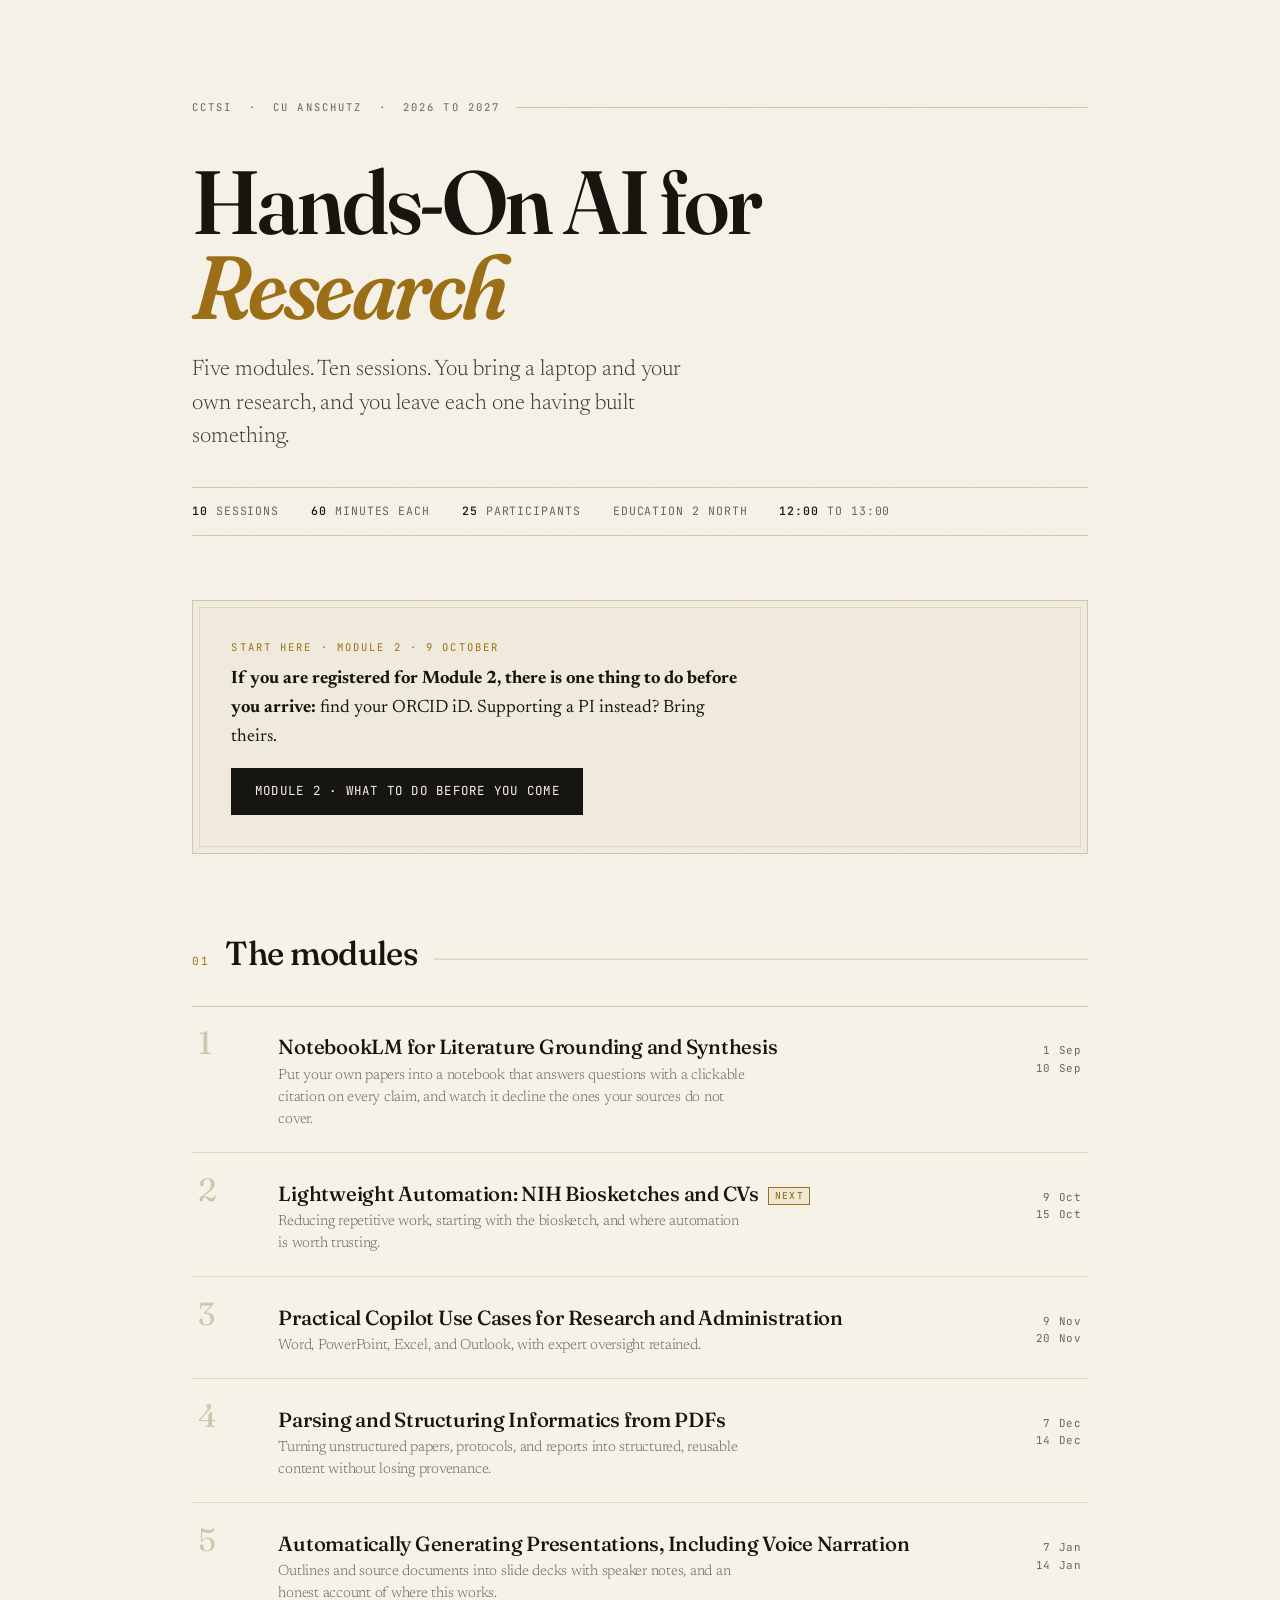
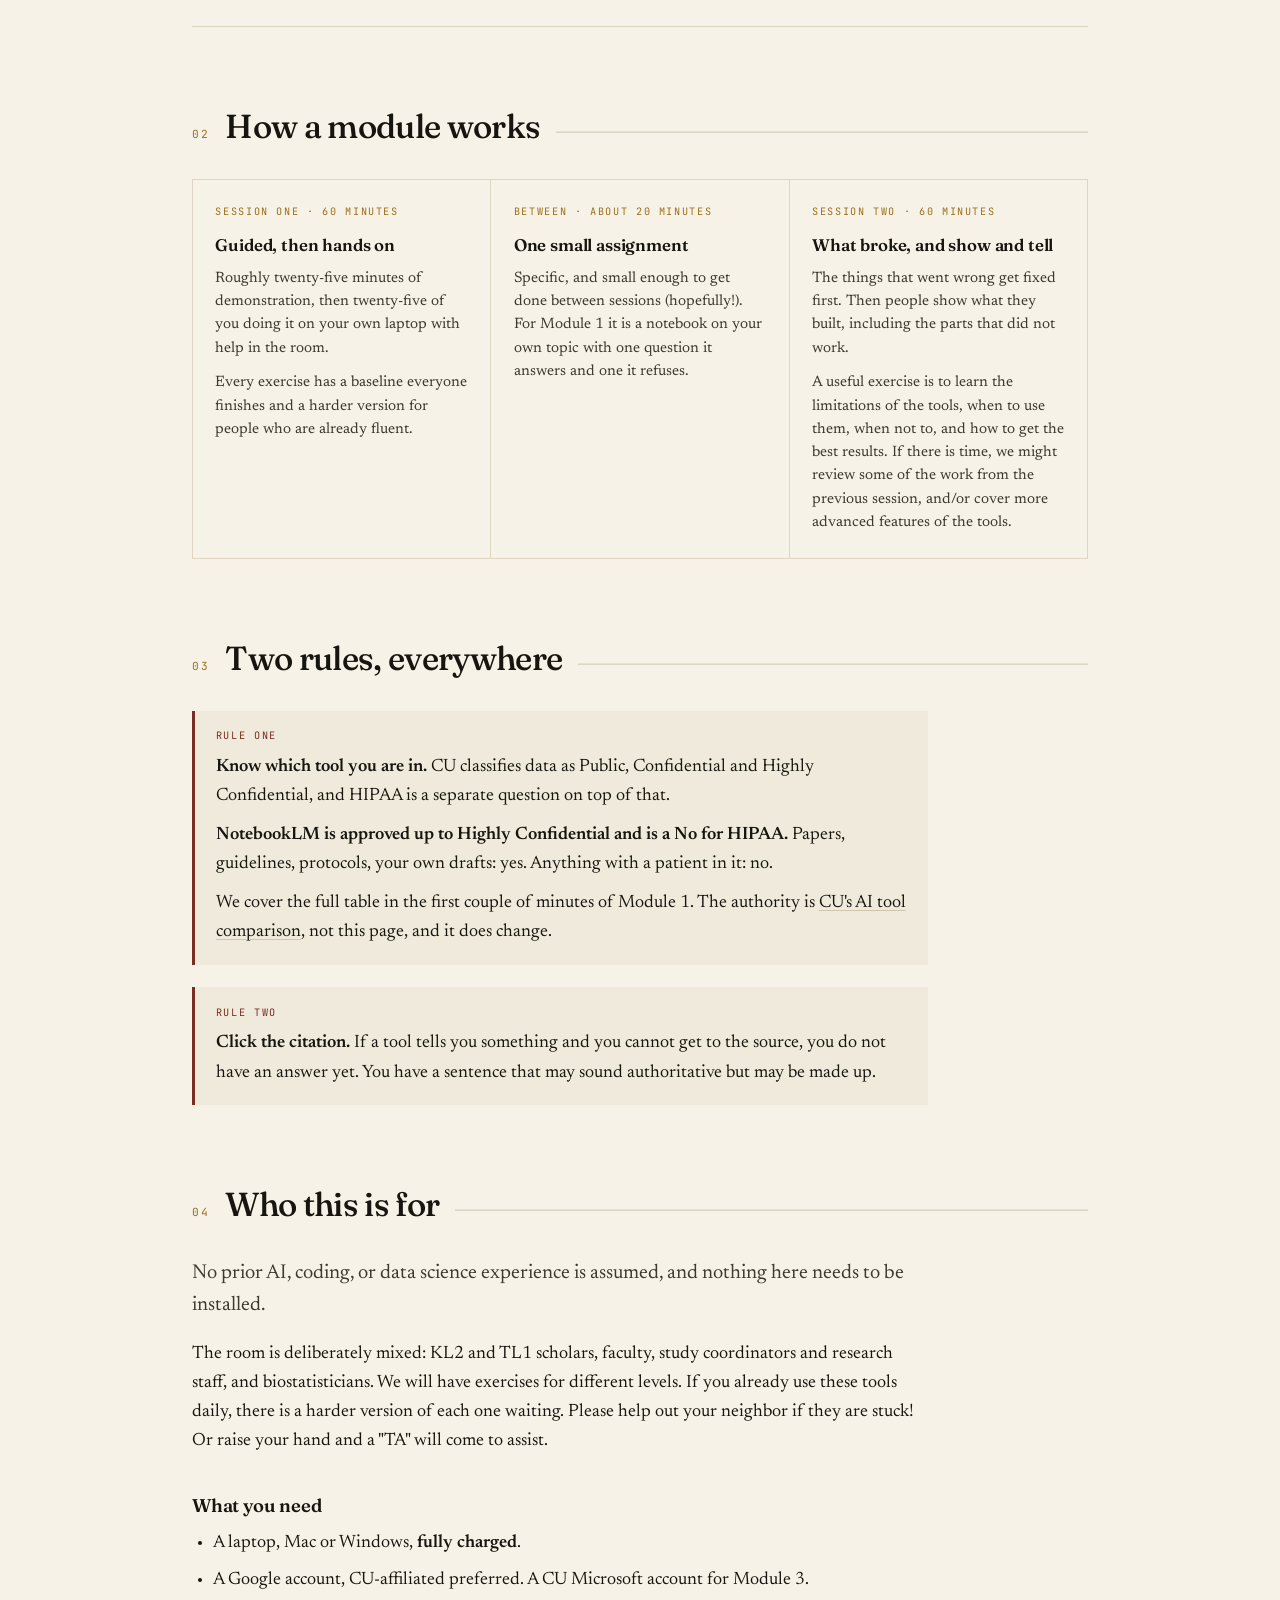
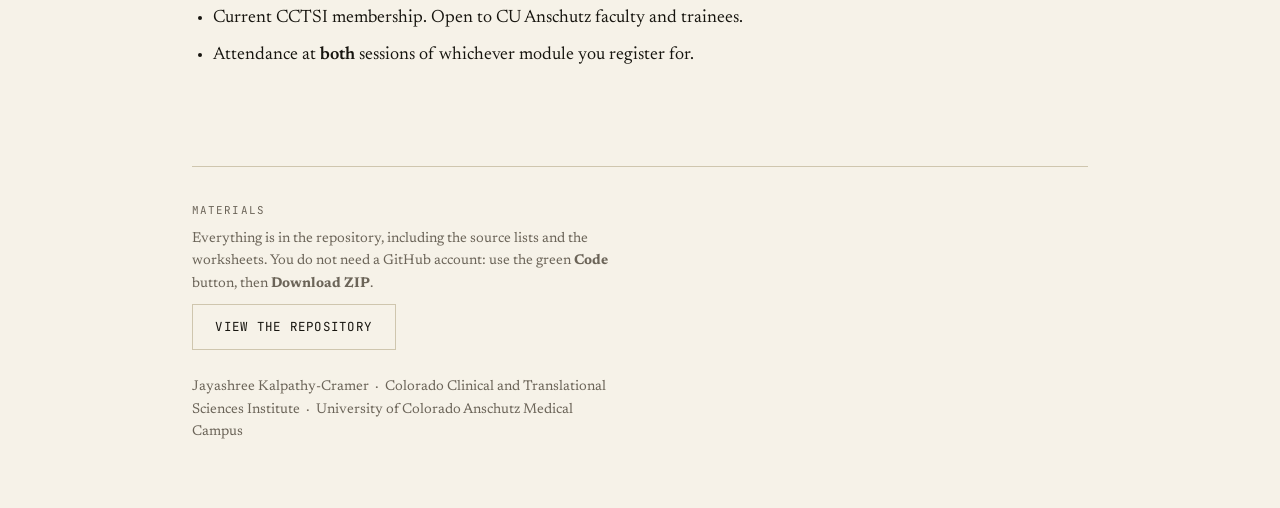
<file: index.html>
<!doctype html>
<html lang="en">
<head>
<meta charset="utf-8">
<meta name="viewport" content="width=device-width,initial-scale=1">
<title>Hands-On AI for Research · CCTSI</title>
<meta name="description" content="A five-module CCTSI workshop series at CU Anschutz. Build something in the room, on your own laptop, with your own research.">
<link rel="stylesheet" href="assets/style.css">
</head>
<body>
<div class="wrap">

  <header class="mast">
    <p class="mast-rule rise">CCTSI &nbsp;·&nbsp; CU Anschutz &nbsp;·&nbsp; 2026 to 2027</p>
    <h1 class="rise">Hands-On AI for <em>Research</em></h1>
    <p class="standfirst rise">Five modules. Ten sessions. You bring a laptop and your own
      research, and you leave each one having built something.</p>
    <div class="meta-strip rise">
      <span><b>10</b> sessions</span>
      <span><b>60</b> minutes each</span>
      <span><b>25</b> participants</span>
      <span>Education 2 North</span>
      <span><b>12:00</b> to 13:00</span>
    </div>
  </header>

  <section class="hero-cta rise">
    <p class="kicker">Start here · Module 2 · 9 October</p>
    <p><strong>If you are registered for Module 2, there is one thing to do before you arrive:</strong>
      find your ORCID iD. Supporting a PI instead? Bring theirs.</p>
    <p><a class="btn" href="module-2.html">Module 2 · what to do before you come</a></p>
  </section>

  <section class="sec">
    <div class="sec-head"><span class="sec-num">01</span><h2>The modules</h2></div>
    <ol class="index">
      <li><a href="module-1.html">
        <span class="n">1</span>
        <span class="t">NotebookLM for Literature Grounding and Synthesis
          <span class="sub">Put your own papers into a notebook that answers questions with a
            clickable citation on every claim, and watch it decline the ones your sources do not
            cover.</span></span>
        <span class="d">1 Sep<br>10 Sep</span></a></li>
      <li><a href="module-2.html">
        <span class="n">2</span>
        <span class="t">Lightweight Automation: NIH Biosketches and CVs<span class="chip now">Next</span>
          <span class="sub">Reducing repetitive work, starting with the biosketch, and where
            automation is worth trusting.</span></span>
        <span class="d">9 Oct<br>15 Oct</span></a></li>
      <li><div class="row">
        <span class="n">3</span>
        <span class="t">Practical Copilot Use Cases for Research and Administration
          <span class="sub">Word, PowerPoint, Excel, and Outlook, with expert oversight
            retained.</span></span>
        <span class="d">9 Nov<br>20 Nov</span></div></li>
      <li><div class="row">
        <span class="n">4</span>
        <span class="t">Parsing and Structuring Informatics from PDFs
          <span class="sub">Turning unstructured papers, protocols, and reports into structured,
            reusable content without losing provenance.</span></span>
        <span class="d">7 Dec<br>14 Dec</span></div></li>
      <li><div class="row">
        <span class="n">5</span>
        <span class="t">Automatically Generating Presentations, Including Voice Narration
          <span class="sub">Outlines and source documents into slide decks with speaker notes, and
            an honest account of where this works.</span></span>
        <span class="d">7 Jan<br>14 Jan</span></div></li>
    </ol>
  </section>

  <section class="sec">
    <div class="sec-head"><span class="sec-num">02</span><h2>How a module works</h2></div>
    <div class="grid">
      <div class="card">
        <span class="c-n">Session one · 60 minutes</span>
        <h3>Guided, then hands on</h3>
        <p>Roughly twenty-five minutes of demonstration, then twenty-five of you doing it on your
          own laptop with help in the room.</p>
        <p>Every exercise has a baseline everyone finishes and a harder version for people who are
          already fluent.</p>
      </div>
      <div class="card">
        <span class="c-n">Between · about 20 minutes</span>
        <h3>One small assignment</h3>
        <p>Specific, and small enough to get done between sessions (hopefully!). For Module 1 it is a
          notebook on your own topic with one question it answers and one it refuses.</p>
      </div>
      <div class="card">
        <span class="c-n">Session two · 60 minutes</span>
        <h3>What broke, and show and tell</h3>
        <p>The things that went wrong get fixed first. Then people show what they built, including
          the parts that did not work.</p>
        <p>A useful exercise is to learn the limitations of the tools, when to use them, when not
          to, and how to get the best results. If there is time, we might review some of the work
          from the previous session, and/or cover more advanced features of the tools.</p>
      </div>
    </div>
  </section>

  <section class="sec">
    <div class="sec-head"><span class="sec-num">03</span><h2>Two rules, everywhere</h2></div>
    <div class="prose wide">
      <div class="rulebox">
        <span class="lbl">Rule one</span>
        <p><strong>Know which tool you are in.</strong> CU classifies data as Public, Confidential
          and Highly Confidential, and HIPAA is a separate question on top of that.</p>
        <p><strong>NotebookLM is approved up to Highly Confidential and is a No for HIPAA.</strong>
          Papers, guidelines, protocols, your own drafts: yes. Anything with a patient in it: no.</p>
        <p>We cover the full table in the first couple of minutes of Module 1. The authority is
          <a href="https://www.cuanschutz.edu/offices/iss/artificial-intelligence/ai-tool-overview-and-comparison">CU's AI tool comparison</a>, not this page, and it does change.</p>
      </div>
      <div class="rulebox">
        <span class="lbl">Rule two</span>
        <p><strong>Click the citation.</strong> If a tool tells you something and you cannot get to
          the source, you do not have an answer yet. You have a sentence that may sound
          authoritative but may be made up.</p>
      </div>
    </div>
  </section>

  <section class="sec">
    <div class="sec-head"><span class="sec-num">04</span><h2>Who this is for</h2></div>
    <div class="prose wide">
      <p class="lead">No prior AI, coding, or data science experience is assumed, and nothing here
        needs to be installed.</p>
      <p>The room is deliberately mixed: KL2 and TL1 scholars, faculty, study coordinators and
        research staff, and biostatisticians. We will have exercises for different levels.
        If you already use these tools daily, there is a harder version of each one waiting.
        Please help out your neighbor if they are stuck! Or raise your hand and a "TA" will come to assist.</p>
      <h3>What you need</h3>
      <ul>
        <li>A laptop, Mac or Windows, <strong>fully charged</strong>.</li>
        <li>A Google account, CU-affiliated preferred. A CU Microsoft account for Module 3.</li>
        <li>Current CCTSI membership. Open to CU Anschutz faculty and trainees.</li>
        <li>Attendance at <strong>both</strong> sessions of whichever module you register for.</li>
      </ul>
    </div>
  </section>

  <footer>
    <p class="fmono">Materials</p>
    <p>Everything is in the repository, including the source lists and the worksheets. You do not
      need a GitHub account: use the green <strong>Code</strong> button, then
      <strong>Download ZIP</strong>.</p>
    <p><a class="btn ghost" href="https://github.com/kalpathy/cctsi-hands-on-ai">View the repository</a></p>
    <p style="margin-top:1.6rem">Jayashree Kalpathy-Cramer &nbsp;·&nbsp; Colorado Clinical and
      Translational Sciences Institute &nbsp;·&nbsp; University of Colorado Anschutz Medical Campus</p>
  </footer>

</div>
</body>
</html>
</file>
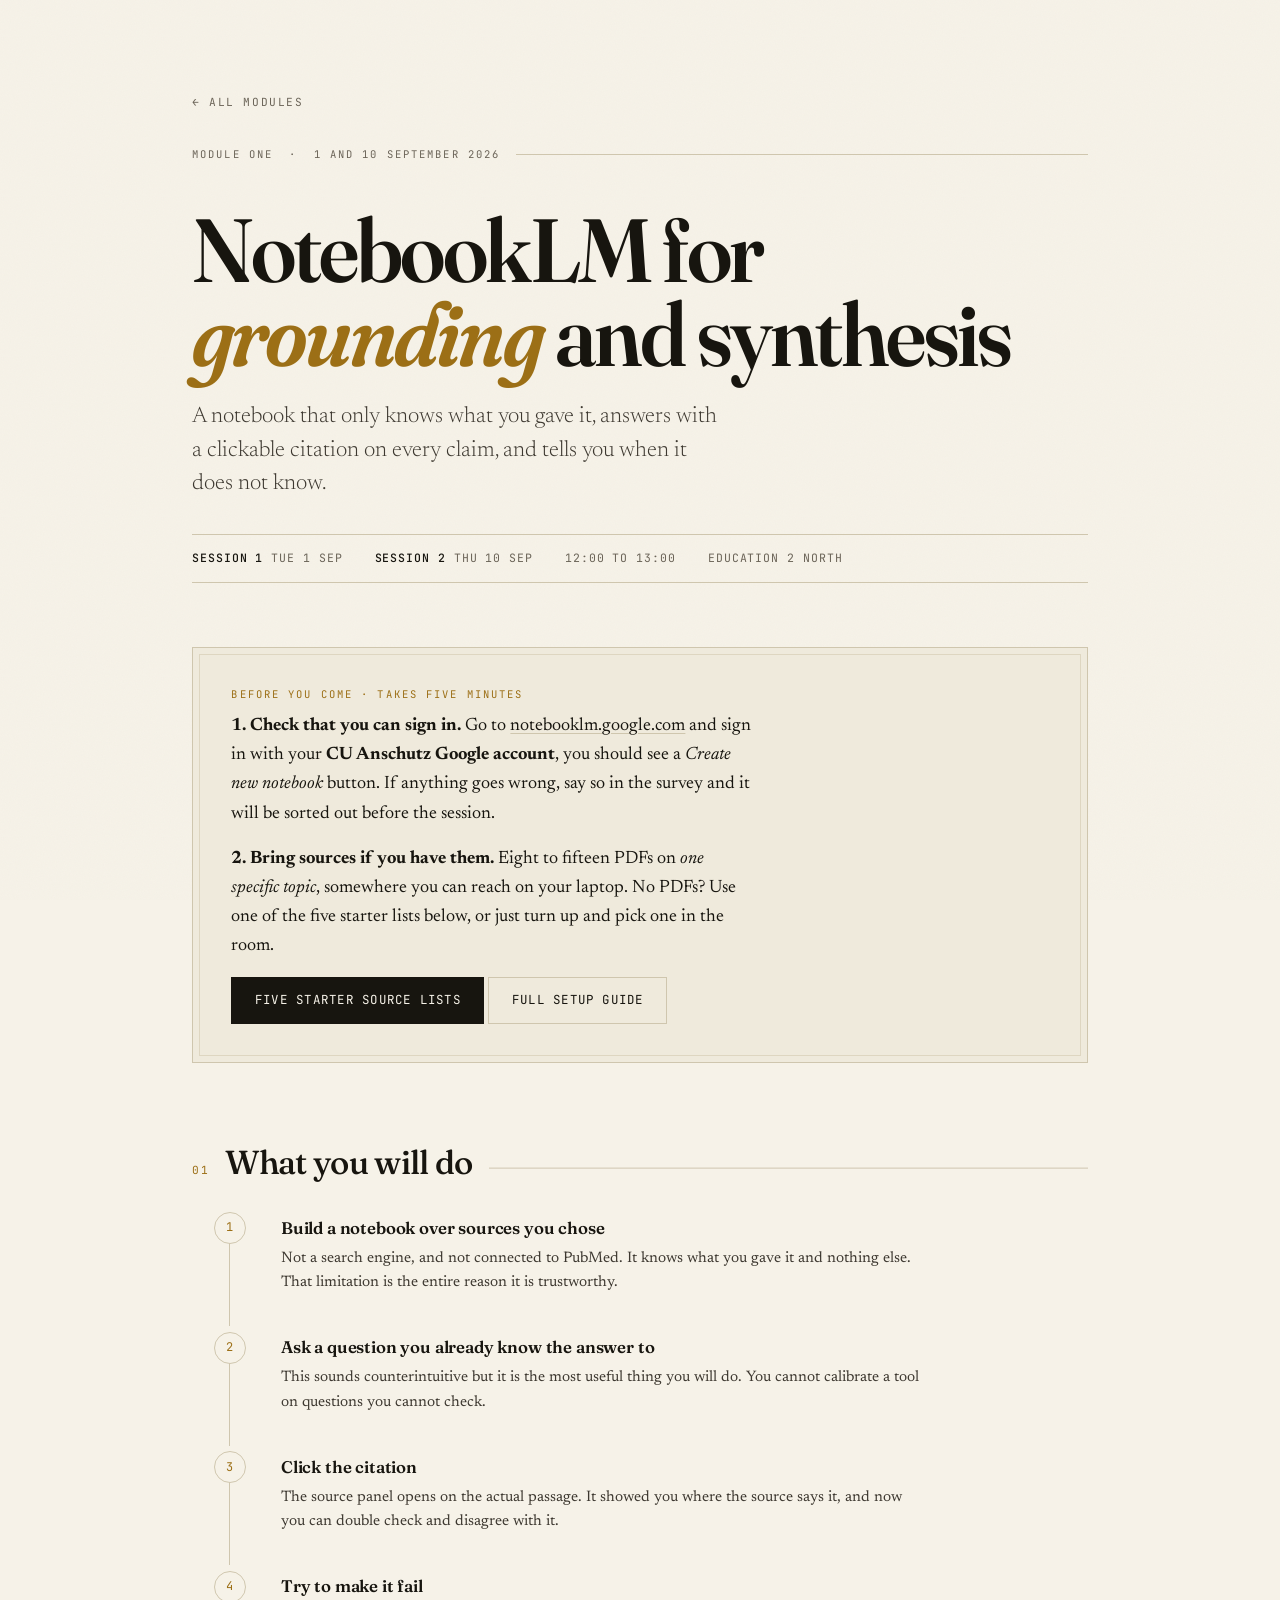
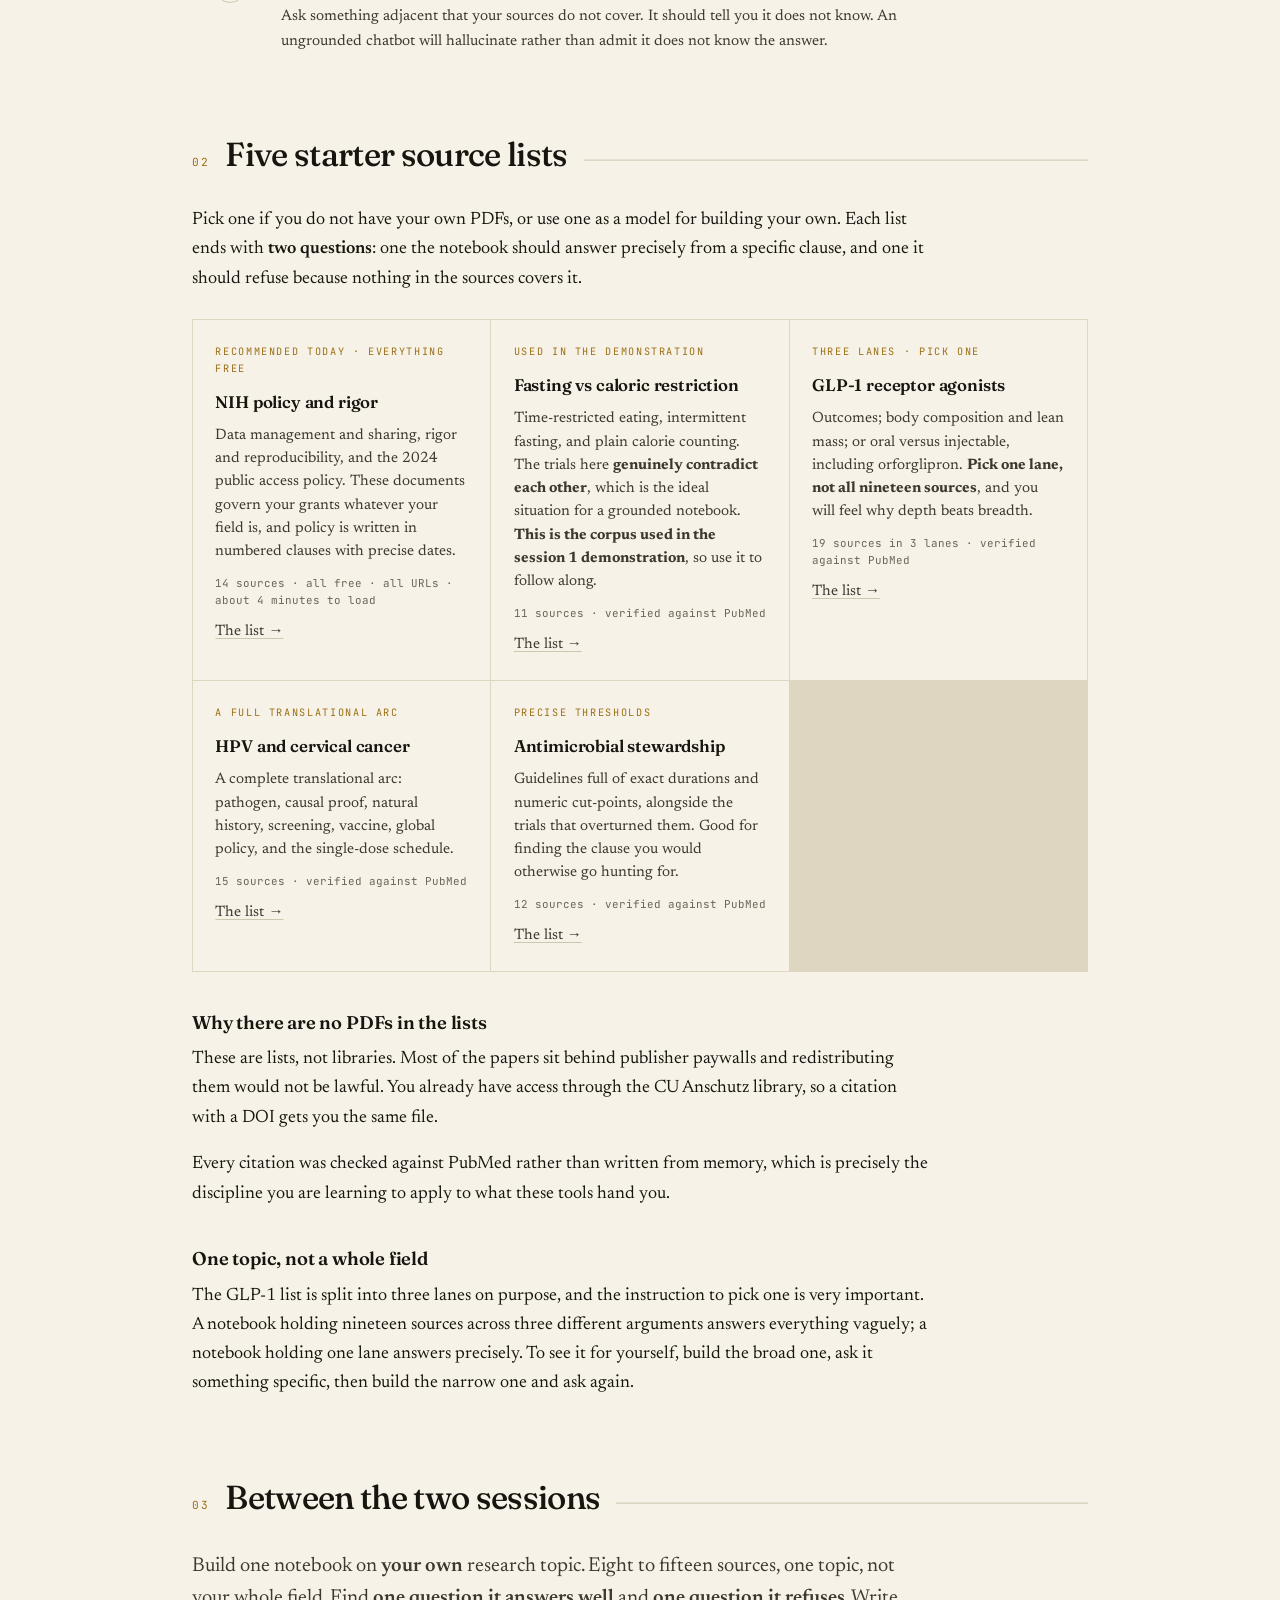
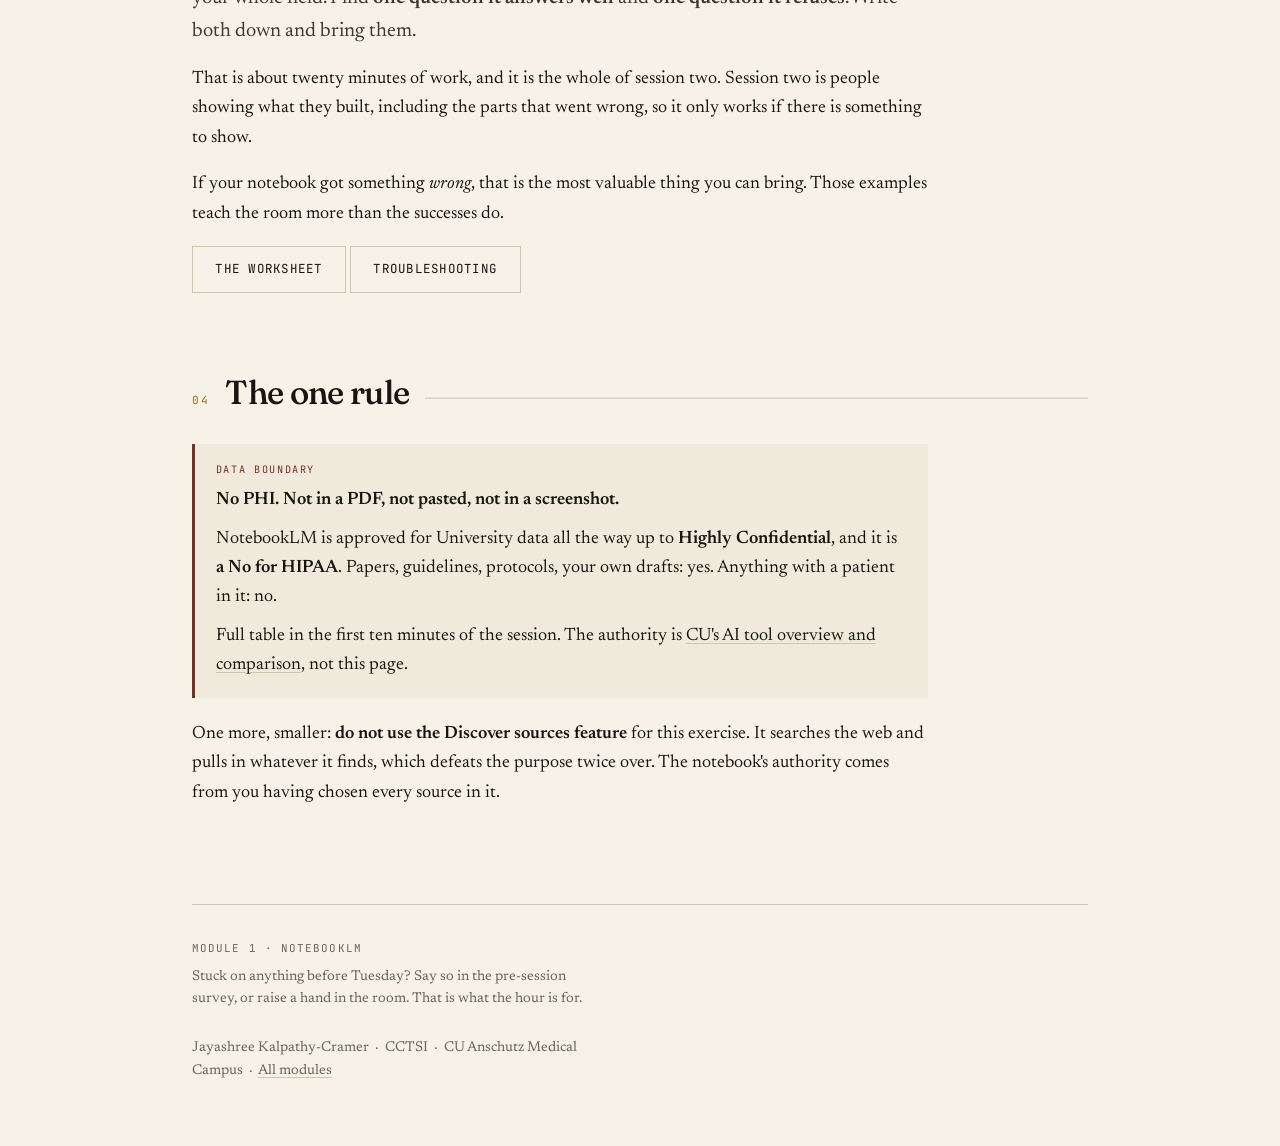
<file: module-1.html>
<!doctype html>
<html lang="en">
<head>
<meta charset="utf-8">
<meta name="viewport" content="width=device-width,initial-scale=1">
<title>Module 1 · NotebookLM · Hands-On AI for Research</title>
<meta name="description" content="NotebookLM for literature grounding and synthesis. What to do before you come, five starter source lists, and the worksheet.">
<link rel="stylesheet" href="assets/style.css">
</head>
<body>
<div class="wrap">

  <header class="mast">
    <a class="back" href="index.html">&larr; All modules</a>
    <p class="mast-rule rise">Module One &nbsp;·&nbsp; 1 and 10 September 2026</p>
    <h1 class="rise">NotebookLM for <em>grounding</em> and synthesis</h1>
    <p class="standfirst rise">A notebook that only knows what you gave it, answers with a
      clickable citation on every claim, and tells you when it does not know.</p>
    <div class="meta-strip rise">
      <span><b>Session 1</b> Tue 1 Sep</span>
      <span><b>Session 2</b> Thu 10 Sep</span>
      <span>12:00 to 13:00</span>
      <span>Education 2 North</span>
    </div>
  </header>

  <section class="hero-cta rise">
    <p class="kicker">Before you come · takes five minutes</p>
    <p><strong>1. Check that you can sign in.</strong> Go to
      <a href="https://notebooklm.google.com">notebooklm.google.com</a> and sign in with your
      <strong>CU Anschutz Google account</strong>, you should see a
      <em>Create new notebook</em> button. If anything goes wrong, say so in the survey and it will
      be sorted out before the session.</p>
    <p><strong>2. Bring sources if you have them.</strong> Eight to fifteen PDFs on
      <em>one specific topic</em>, somewhere you can reach on your laptop. No PDFs? Use one of the
      five starter lists below, or just turn up and pick one in the room.</p>
    <p><a class="btn" href="#corpora">Five starter source lists</a>
       <a class="btn ghost" href="module-1-notebooklm/getting-started.md">Full setup guide</a></p>
  </section>

  <section class="sec">
    <div class="sec-head"><span class="sec-num">01</span><h2>What you will do</h2></div>
    <div class="prose wide">
      <ol class="steps">
        <li><h3>Build a notebook over sources you chose</h3>
          <p>Not a search engine, and not connected to PubMed. It knows what you gave it and
            nothing else. That limitation is the entire reason it is trustworthy.</p></li>
        <li><h3>Ask a question you already know the answer to</h3>
          <p>This sounds counterintuitive but it is the most useful thing you will do. You cannot calibrate
            a tool on questions you cannot check.</p></li>
        <li><h3>Click the citation</h3>
          <p>The source panel opens on the actual passage. It showed you where the source says it, and now you can double check and disagree with it.</p></li>
        <li><h3>Try to make it fail</h3>
          <p>Ask something adjacent that your sources do not cover. It should tell you it does not
            know. An ungrounded chatbot will hallucinate rather than admit it does not know the answer.</p></li>
      </ol>
    </div>
  </section>

  <section class="sec" id="corpora">
    <div class="sec-head"><span class="sec-num">02</span><h2>Five starter source lists</h2></div>
    <div class="prose wide" style="margin-bottom:1.6rem">
      <p>Pick one if you do not have your own PDFs, or use one as a model for building your own.
        Each list ends with <strong>two questions</strong>: one the notebook should answer precisely
        from a specific clause, and one it should refuse because nothing in the sources covers it.
    </p>
    </div>
    <div class="grid">
      <div class="card">
        <span class="c-n">Recommended today · everything free</span>
        <h3>NIH policy and rigor</h3>
        <p>Data management and sharing, rigor and reproducibility, and the 2024 public access
          policy. These documents govern your grants whatever your field is, and policy is written
          in numbered clauses with precise dates.</p>
        <p class="cnt">14 sources · all free · all URLs · about 4 minutes to load</p>
        <p><a href="module-1-notebooklm/starter-corpora/nih-policy-and-rigor/sources.md">The list &rarr;</a></p>
      </div>
      <div class="card">
        <span class="c-n">Used in the demonstration</span>
        <h3>Fasting vs caloric restriction</h3>
        <p>Time-restricted eating, intermittent fasting, and plain calorie counting. The trials here
          <strong>genuinely contradict each other</strong>, which is the ideal situation for a
          grounded notebook. <strong>This is the corpus used in the session 1 demonstration</strong>, so use it to follow along.</p>
        <p class="cnt">11 sources · verified against PubMed</p>
        <p><a href="module-1-notebooklm/starter-corpora/fasting-vs-caloric-restriction/sources.md">The list &rarr;</a></p>
      </div>
      <div class="card">
        <span class="c-n">Three lanes · pick one</span>
        <h3>GLP-1 receptor agonists</h3>
        <p>Outcomes; body composition and lean mass; or oral versus injectable, including
          orforglipron. <strong>Pick one lane, not all nineteen sources</strong>, and you will feel
          why depth beats breadth.</p>
        <p class="cnt">19 sources in 3 lanes · verified against PubMed</p>
        <p><a href="module-1-notebooklm/starter-corpora/glp1-cardiometabolic/sources.md">The list &rarr;</a></p>
      </div>
      <div class="card">
        <span class="c-n">A full translational arc</span>
        <h3>HPV and cervical cancer</h3>
        <p>A complete translational arc: pathogen, causal proof, natural history, screening,
          vaccine, global policy, and the single-dose schedule.</p>
        <p class="cnt">15 sources · verified against PubMed</p>
        <p><a href="module-1-notebooklm/starter-corpora/hpv-cervical-cancer/sources.md">The list &rarr;</a></p>
      </div>
      <div class="card">
        <span class="c-n">Precise thresholds</span>
        <h3>Antimicrobial stewardship</h3>
        <p>Guidelines full of exact durations and numeric cut-points, alongside the trials that
          overturned them. Good for finding the clause you would otherwise go hunting for.</p>
        <p class="cnt">12 sources · verified against PubMed</p>
        <p><a href="module-1-notebooklm/starter-corpora/antimicrobial-stewardship/sources.md">The list &rarr;</a></p>
      </div>
    </div>
    <div class="prose wide" style="margin-top:1.6rem">
      <h3>Why there are no PDFs in the lists</h3>
      <p>These are lists, not libraries. Most of the papers sit behind publisher paywalls and
        redistributing them would not be lawful. You already have access through the CU Anschutz
        library, so a citation with a DOI gets you the same file.</p>
      <p> Every citation was checked
        against PubMed rather than written from memory, which is precisely the discipline you are
        learning to apply to what these tools hand you.</p>
      <h3>One topic, not a whole field</h3>
      <p>The GLP-1 list is split into three lanes on purpose, and the instruction to pick one is very important. A notebook holding nineteen sources across three different
        arguments answers everything vaguely; a notebook holding one lane answers precisely. To see it for yourself, build the broad one, ask it something
        specific, then build the narrow one and ask again.</p>
    </div>
  </section>

  <section class="sec">
    <div class="sec-head"><span class="sec-num">03</span><h2>Between the two sessions</h2></div>
    <div class="prose wide">
      <p class="lead">Build one notebook on <strong>your own</strong> research topic. Eight to
        fifteen sources, one topic, not your whole field. Find <strong>one question it answers
        well</strong> and <strong>one question it refuses</strong>. Write both down and bring
        them.</p>
      <p>That is about twenty minutes of work, and it is the whole of session two. Session two is
        people showing what they built, including the parts that went wrong, so it only works if
        there is something to show.</p>
      <p>If your notebook got something <em>wrong</em>, that is the most valuable thing you can
        bring. Those examples teach the room more than the successes do.</p>
      <p><a class="btn ghost" href="module-1-notebooklm/worksheet.md">The worksheet</a>
         <a class="btn ghost" href="module-1-notebooklm/troubleshooting.md">Troubleshooting</a></p>
    </div>
  </section>

  <section class="sec">
    <div class="sec-head"><span class="sec-num">04</span><h2>The one rule</h2></div>
    <div class="prose wide">
      <div class="rulebox">
        <span class="lbl">Data boundary</span>
        <p><strong>No PHI. Not in a PDF, not pasted, not in a screenshot.</strong></p>
        <p>NotebookLM is approved for University data all the way up to <strong>Highly
          Confidential</strong>, and it is <strong>a No for HIPAA</strong>. Papers, guidelines,
          protocols, your own drafts: yes. Anything with a patient in it: no.</p>
        <p>Full table in the first ten minutes of the session. The authority is
          <a href="https://www.cuanschutz.edu/offices/iss/artificial-intelligence/ai-tool-overview-and-comparison">CU's AI tool overview and comparison</a>, not this page.</p>
      </div>
      <p>One more, smaller: <strong>do not use the Discover sources feature</strong> for this
        exercise. It searches the web and pulls in whatever it finds, which defeats the purpose
        twice over. The notebook's authority comes from you having chosen every source in it.</p>
    </div>
  </section>

  <footer>
    <p class="fmono">Module 1 · NotebookLM</p>
    <p>Stuck on anything before Tuesday? Say so in the pre-session survey, or raise a hand in the
      room. That is what the hour is for.</p>
    <p style="margin-top:1.6rem">Jayashree Kalpathy-Cramer &nbsp;·&nbsp; CCTSI &nbsp;·&nbsp;
      CU Anschutz Medical Campus &nbsp;·&nbsp; <a href="index.html">All modules</a></p>
  </footer>

</div>
</body>
</html>
</file>
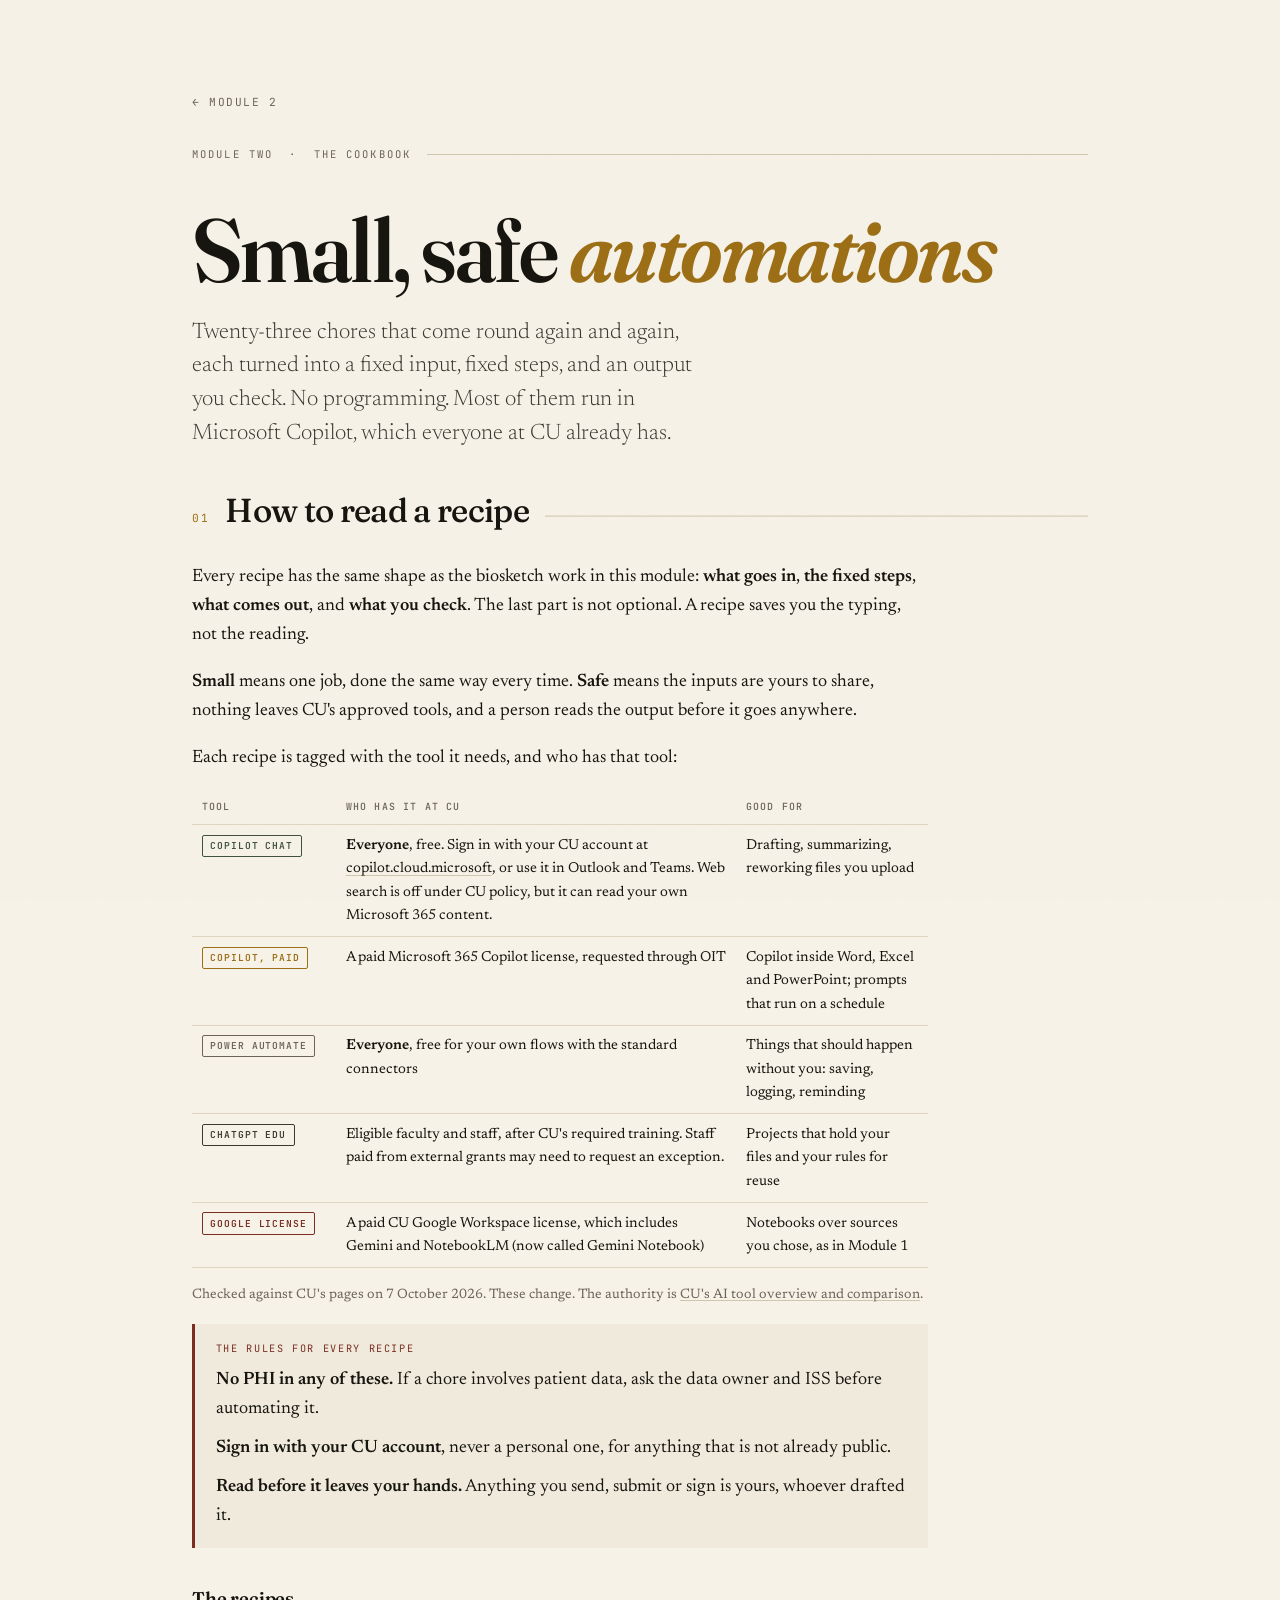
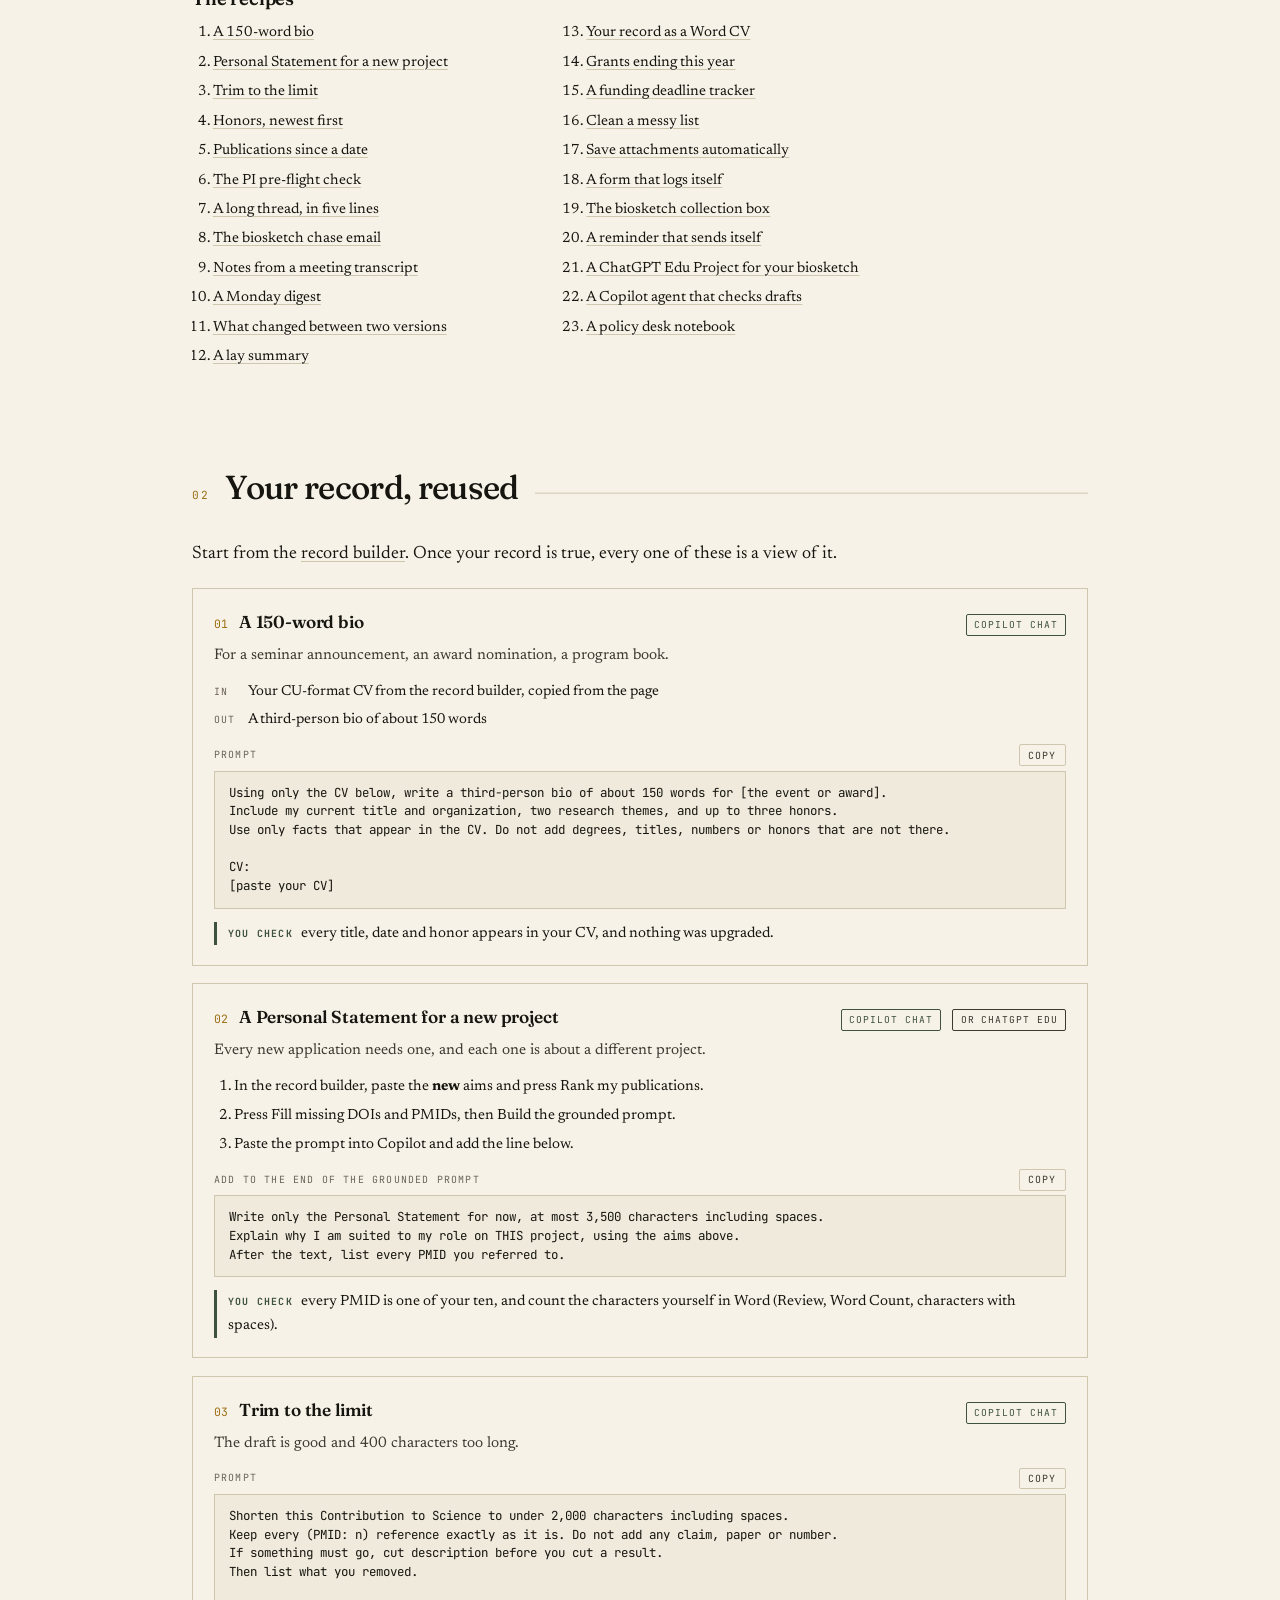
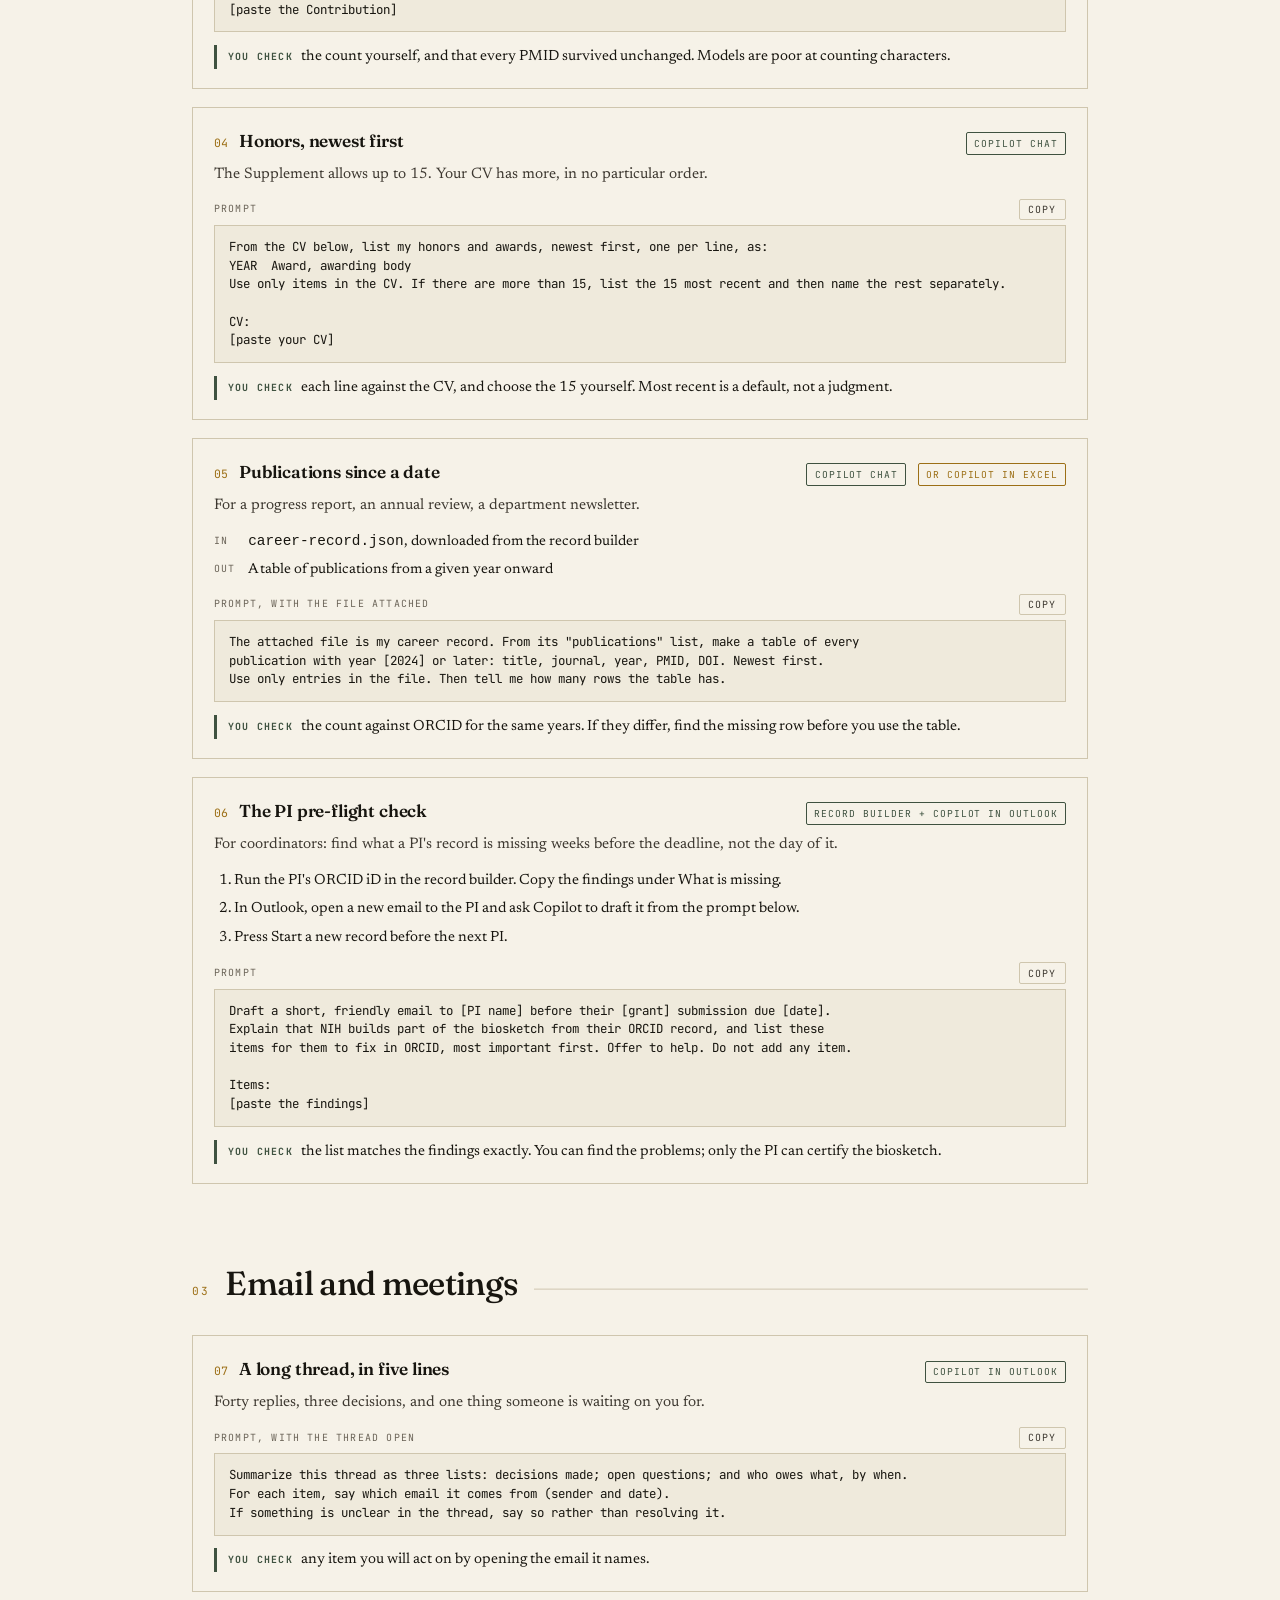
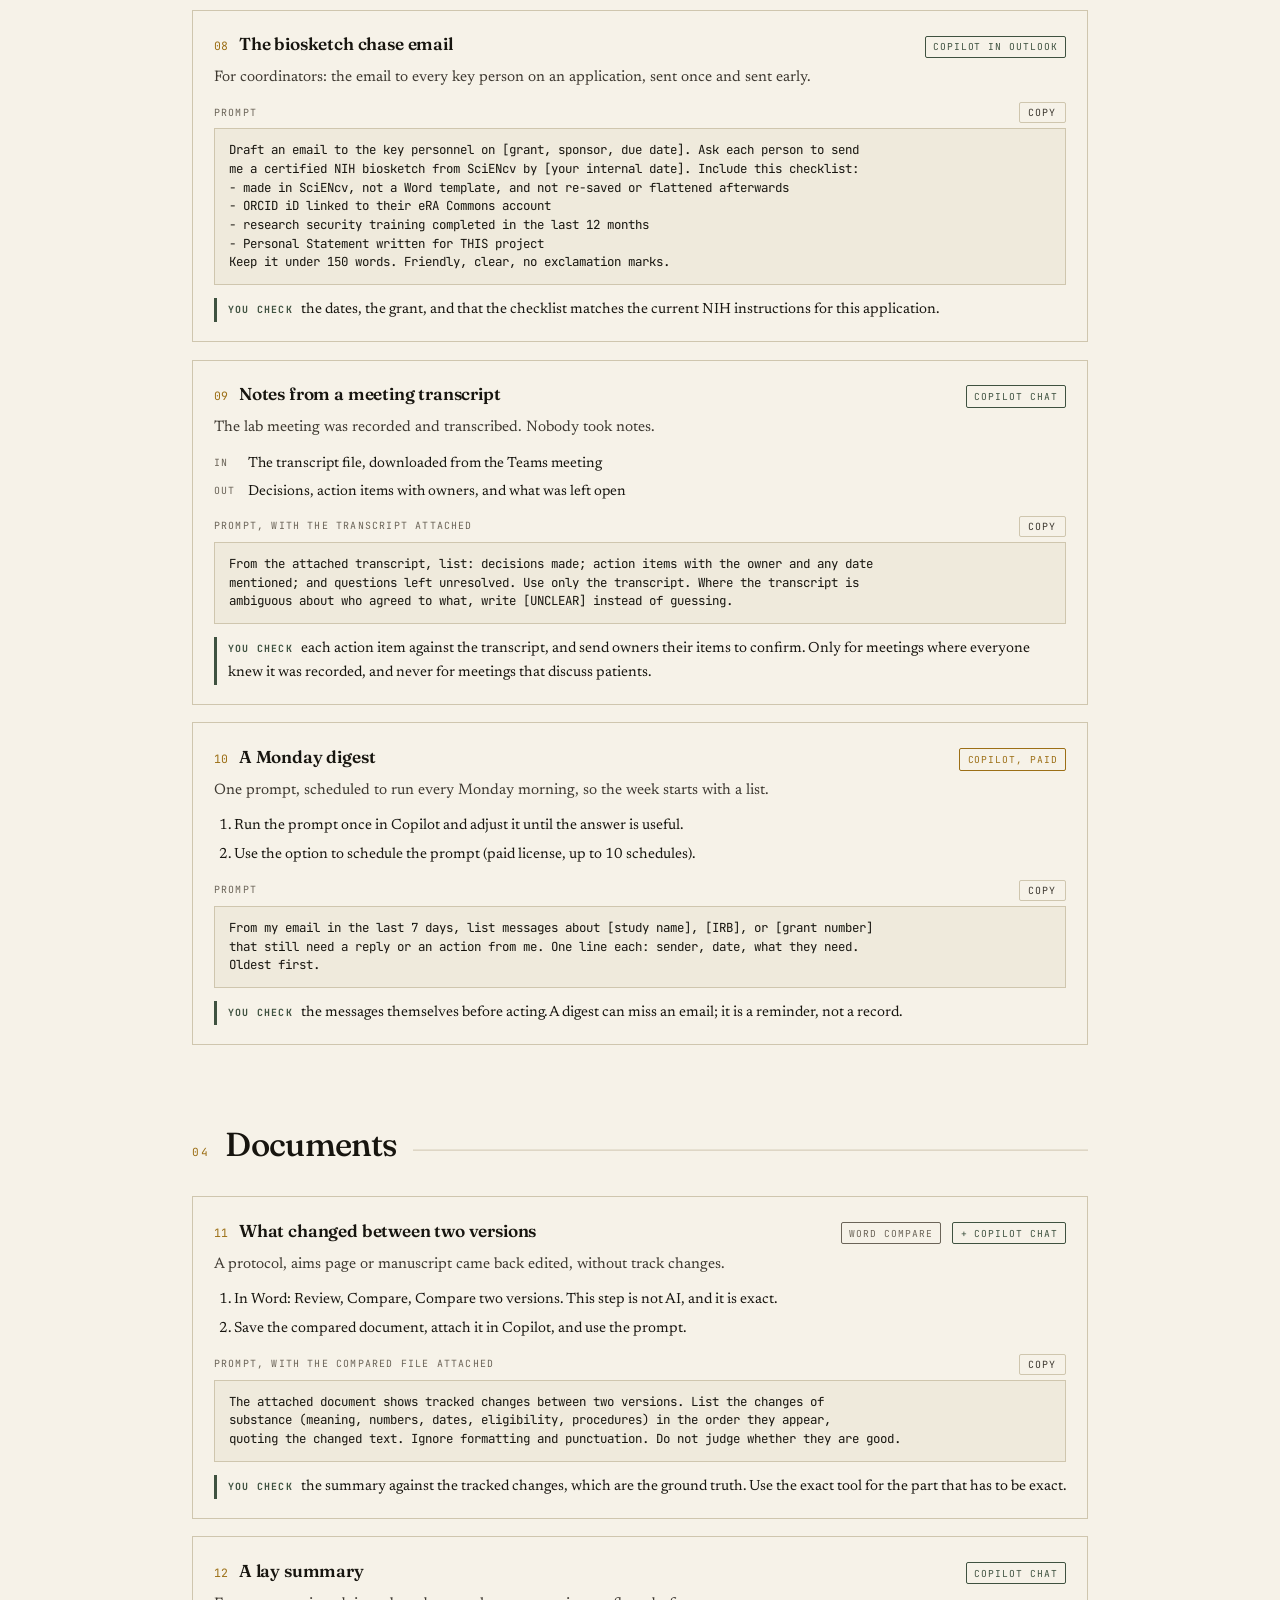
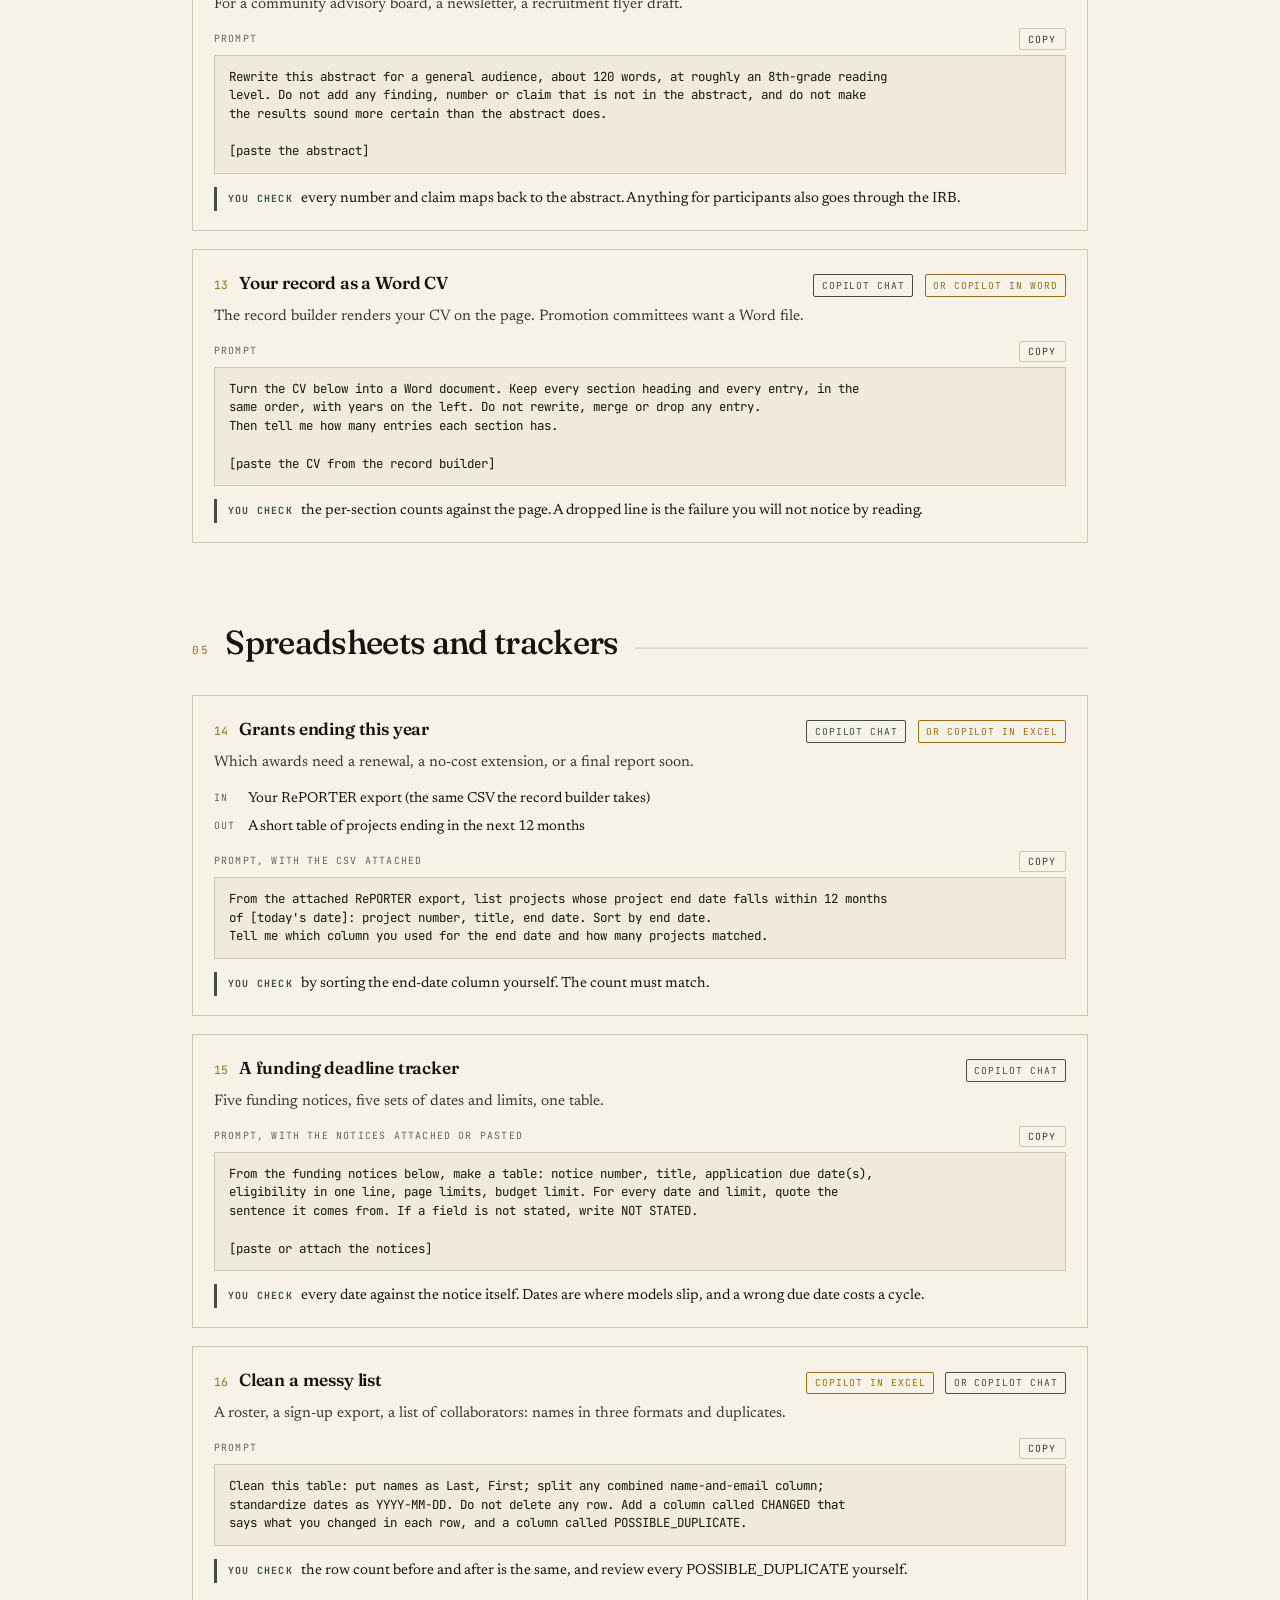
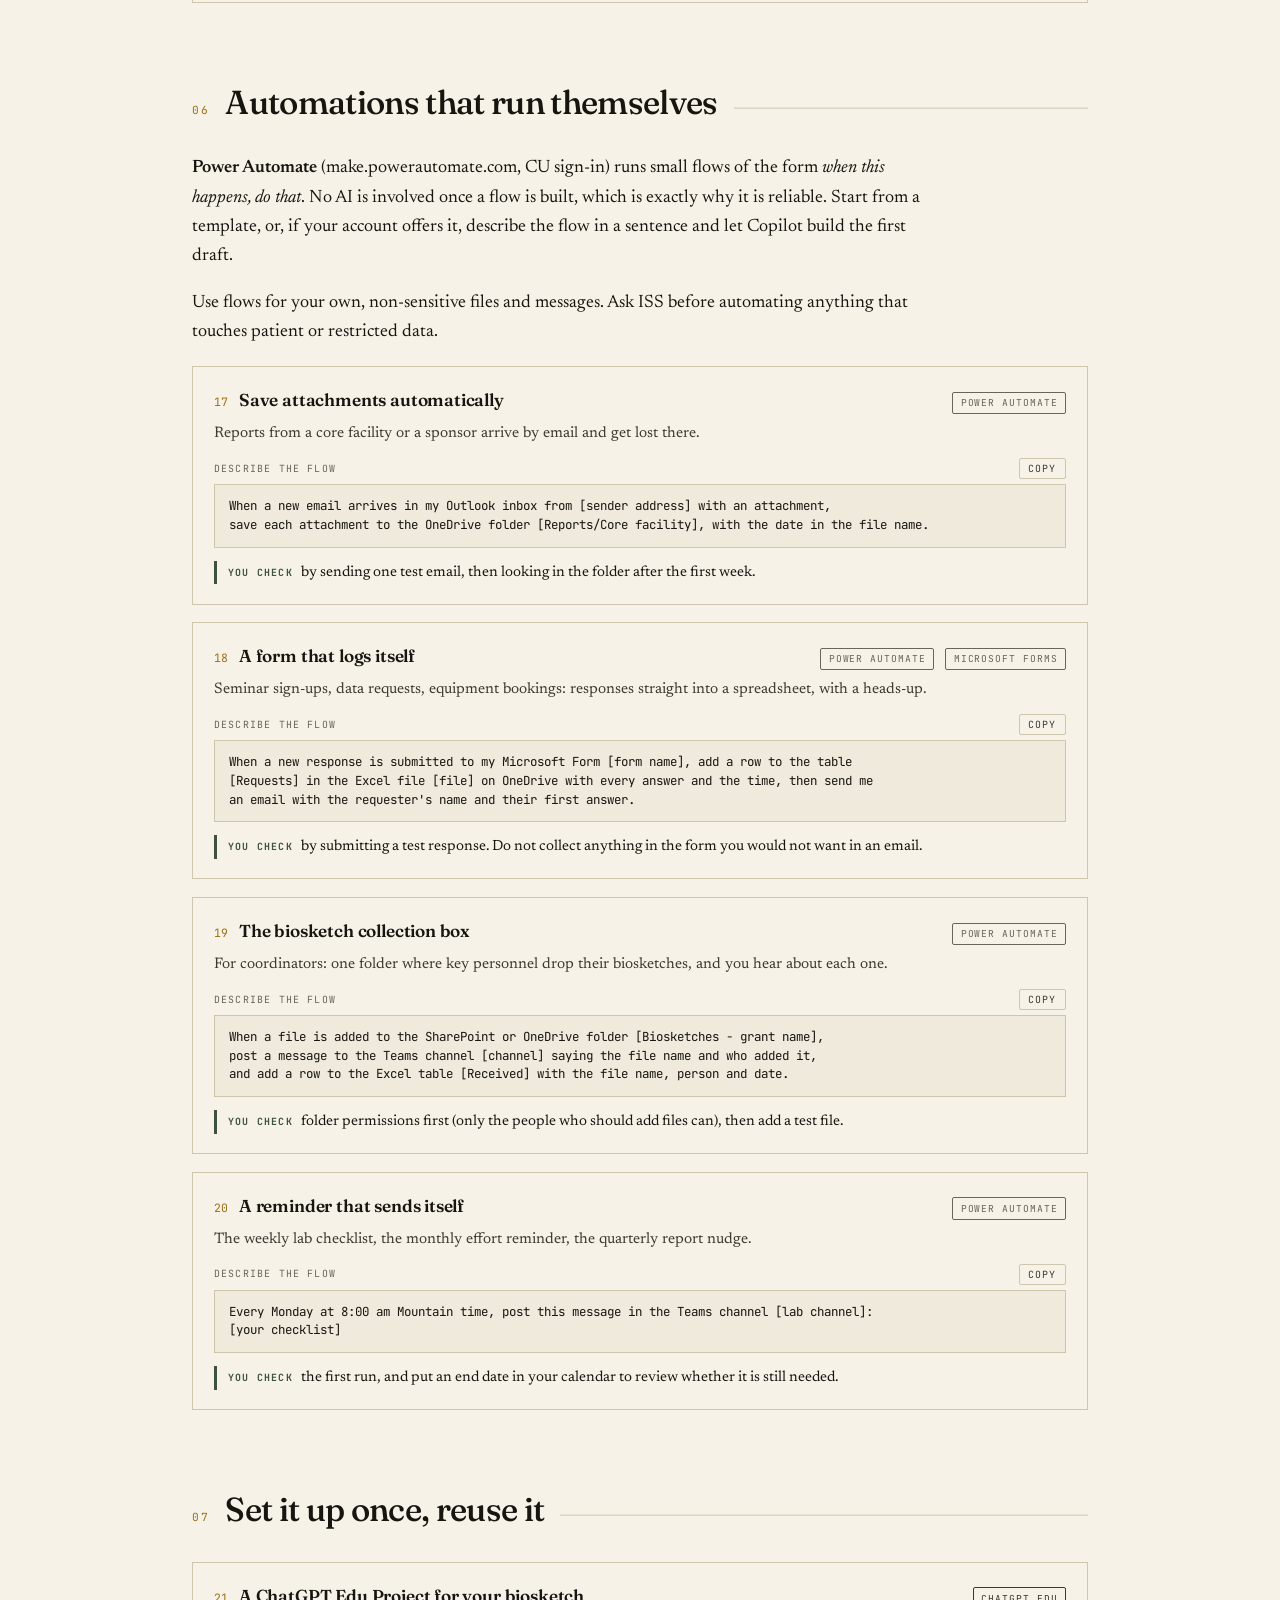
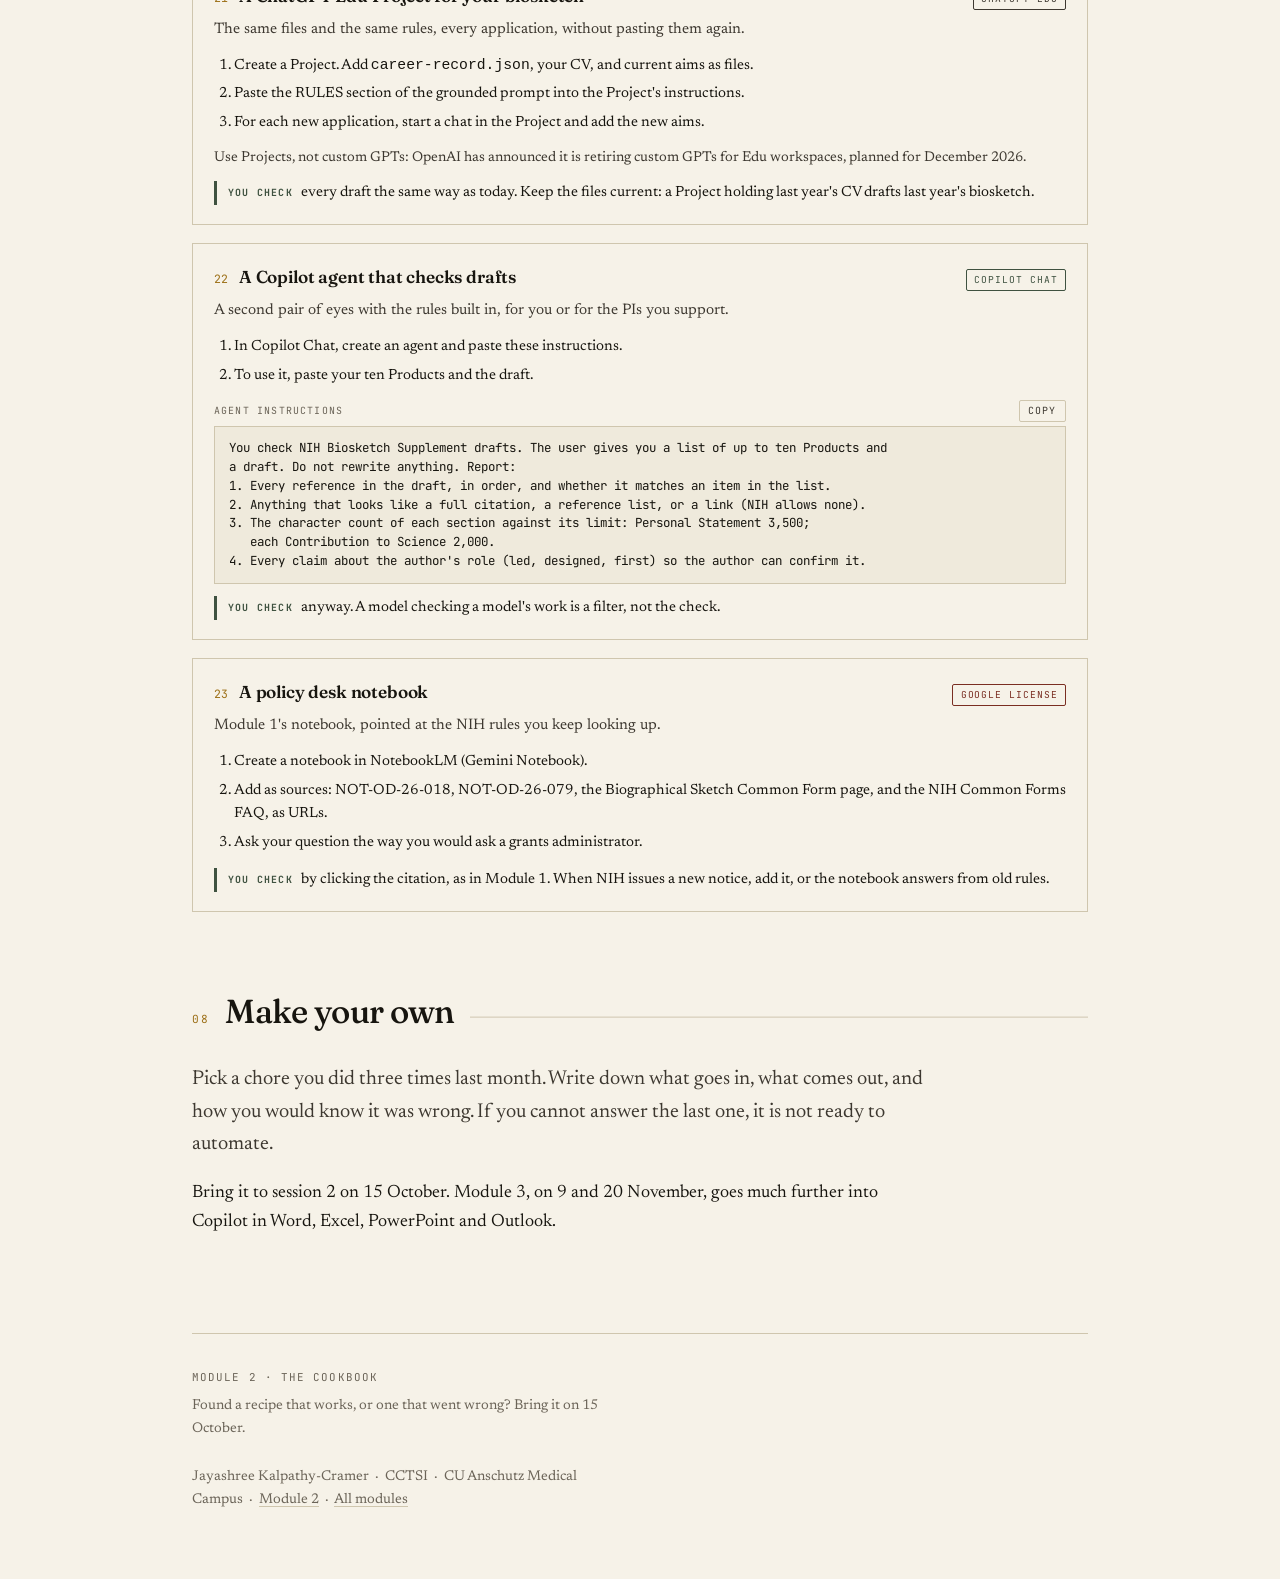
<file: module-2-automations.html>
<!doctype html>
<html lang="en">
<head>
<meta charset="utf-8">
<meta name="viewport" content="width=device-width,initial-scale=1">
<title>Automation cookbook · Module 2 · Hands-On AI for Research</title>
<meta name="description" content="Twenty-three small, safe automations for research and research administration, in Microsoft Copilot, Power Automate, CU ChatGPT Edu and the record builder. Each one says what goes in, what comes out, and what you check.">
<link rel="stylesheet" href="assets/style.css">
</head>
<body>
<div class="wrap">

  <header class="mast">
    <a class="back" href="module-2.html">&larr; Module 2</a>
    <p class="mast-rule rise">Module Two &nbsp;·&nbsp; The cookbook</p>
    <h1 class="rise">Small, safe <em>automations</em></h1>
    <p class="standfirst rise">Twenty-three chores that come round again and again, each turned into a
      fixed input, fixed steps, and an output you check. No programming. Most of them run in
      Microsoft Copilot, which everyone at CU already has.</p>
  </header>

  <section class="sec">
    <div class="sec-head"><span class="sec-num">01</span><h2>How to read a recipe</h2></div>
    <div class="prose wide">
      <p>Every recipe has the same shape as the biosketch work in this module:
        <strong>what goes in</strong>, <strong>the fixed steps</strong>, <strong>what comes
        out</strong>, and <strong>what you check</strong>. The last part is not optional. A recipe
        saves you the typing, not the reading.</p>
      <p><strong>Small</strong> means one job, done the same way every time. <strong>Safe</strong>
        means the inputs are yours to share, nothing leaves CU's approved tools, and a person reads
        the output before it goes anywhere.</p>
      <p>Each recipe is tagged with the tool it needs, and who has that tool:</p>
    </div>
    <div class="prose wide" style="overflow-x:auto">
      <table class="who">
        <thead><tr><th>Tool</th><th>Who has it at CU</th><th>Good for</th></tr></thead>
        <tbody>
          <tr><td><span class="tool t-free">Copilot Chat</span></td>
            <td><strong>Everyone</strong>, free. Sign in with your CU account at
              <a href="https://copilot.cloud.microsoft">copilot.cloud.microsoft</a>, or use it in
              Outlook and Teams. Web search is off under CU policy, but it can read your own
              Microsoft 365 content.</td>
            <td>Drafting, summarizing, reworking files you upload</td></tr>
          <tr><td><span class="tool t-paid">Copilot, paid</span></td>
            <td>A paid Microsoft 365 Copilot license, requested through OIT</td>
            <td>Copilot inside Word, Excel and PowerPoint; prompts that run on a schedule</td></tr>
          <tr><td><span class="tool t-flow">Power Automate</span></td>
            <td><strong>Everyone</strong>, free for your own flows with the standard connectors</td>
            <td>Things that should happen without you: saving, logging, reminding</td></tr>
          <tr><td><span class="tool t-edu">ChatGPT Edu</span></td>
            <td>Eligible faculty and staff, after CU's required training. Staff paid from external
              grants may need to request an exception.</td>
            <td>Projects that hold your files and your rules for reuse</td></tr>
          <tr><td><span class="tool t-google">Google license</span></td>
            <td>A paid CU Google Workspace license, which includes Gemini and NotebookLM (now called
              Gemini Notebook)</td>
            <td>Notebooks over sources you chose, as in Module 1</td></tr>
        </tbody>
      </table>
      <p style="font-size:.85rem;color:var(--ink-3)">Checked against CU's pages on 7 October 2026.
        These change. The authority is
        <a href="https://www.cuanschutz.edu/offices/iss/artificial-intelligence/ai-tool-overview-and-comparison">CU's AI tool overview and comparison</a>.</p>
      <div class="rulebox">
        <span class="lbl">The rules for every recipe</span>
        <p><strong>No PHI in any of these.</strong> If a chore involves patient data, ask the data
          owner and ISS before automating it.</p>
        <p><strong>Sign in with your CU account</strong>, never a personal one, for anything that is
          not already public.</p>
        <p><strong>Read before it leaves your hands.</strong> Anything you send, submit or sign is
          yours, whoever drafted it.</p>
      </div>
      <h3>The recipes</h3>
      <ol class="toc">
        <li><a href="#r1">A 150-word bio</a></li>
        <li><a href="#r2">Personal Statement for a new project</a></li>
        <li><a href="#r3">Trim to the limit</a></li>
        <li><a href="#r4">Honors, newest first</a></li>
        <li><a href="#r5">Publications since a date</a></li>
        <li><a href="#r6">The PI pre-flight check</a></li>
        <li><a href="#r7">A long thread, in five lines</a></li>
        <li><a href="#r8">The biosketch chase email</a></li>
        <li><a href="#r9">Notes from a meeting transcript</a></li>
        <li><a href="#r10">A Monday digest</a></li>
        <li><a href="#r11">What changed between two versions</a></li>
        <li><a href="#r12">A lay summary</a></li>
        <li><a href="#r13">Your record as a Word CV</a></li>
        <li><a href="#r14">Grants ending this year</a></li>
        <li><a href="#r15">A funding deadline tracker</a></li>
        <li><a href="#r16">Clean a messy list</a></li>
        <li><a href="#r17">Save attachments automatically</a></li>
        <li><a href="#r18">A form that logs itself</a></li>
        <li><a href="#r19">The biosketch collection box</a></li>
        <li><a href="#r20">A reminder that sends itself</a></li>
        <li><a href="#r21">A ChatGPT Edu Project for your biosketch</a></li>
        <li><a href="#r22">A Copilot agent that checks drafts</a></li>
        <li><a href="#r23">A policy desk notebook</a></li>
      </ol>
    </div>
  </section>

  <section class="sec">
    <div class="sec-head"><span class="sec-num">02</span><h2>Your record, reused</h2></div>
    <div class="prose wide" style="margin-bottom:1.2rem">
      <p>Start from the <a href="module-2-biosketch/record.html">record builder</a>. Once your
        record is true, every one of these is a view of it.</p>
    </div>
    <div class="recipes">

      <article class="recipe" id="r1">
        <header><span class="r-n">01</span><h3>A 150-word bio</h3><span class="tool t-free">Copilot Chat</span></header>
        <p class="r-chore">For a seminar announcement, an award nomination, a program book.</p>
        <dl class="r-flow"><dt>In</dt><dd>Your CU-format CV from the record builder, copied from the page</dd>
          <dt>Out</dt><dd>A third-person bio of about 150 words</dd></dl>
        <div class="r-prompt"><div class="r-bar"><span>Prompt</span><button class="copy" type="button">Copy</button></div>
<pre>Using only the CV below, write a third-person bio of about 150 words for [the event or award].
Include my current title and organization, two research themes, and up to three honors.
Use only facts that appear in the CV. Do not add degrees, titles, numbers or honors that are not there.

CV:
[paste your CV]</pre></div>
        <p class="r-check"><b>You check</b> every title, date and honor appears in your CV, and nothing was upgraded.</p>
      </article>

      <article class="recipe" id="r2">
        <header><span class="r-n">02</span><h3>A Personal Statement for a new project</h3><span class="tool t-free">Copilot Chat</span><span class="tool t-edu">or ChatGPT Edu</span></header>
        <p class="r-chore">Every new application needs one, and each one is about a different project.</p>
        <ol class="r-steps">
          <li>In the record builder, paste the <strong>new</strong> aims and press Rank my publications.</li>
          <li>Press Fill missing DOIs and PMIDs, then Build the grounded prompt.</li>
          <li>Paste the prompt into Copilot and add the line below.</li>
        </ol>
        <div class="r-prompt"><div class="r-bar"><span>Add to the end of the grounded prompt</span><button class="copy" type="button">Copy</button></div>
<pre>Write only the Personal Statement for now, at most 3,500 characters including spaces.
Explain why I am suited to my role on THIS project, using the aims above.
After the text, list every PMID you referred to.</pre></div>
        <p class="r-check"><b>You check</b> every PMID is one of your ten, and count the characters yourself in Word (Review, Word Count, characters with spaces).</p>
      </article>

      <article class="recipe" id="r3">
        <header><span class="r-n">03</span><h3>Trim to the limit</h3><span class="tool t-free">Copilot Chat</span></header>
        <p class="r-chore">The draft is good and 400 characters too long.</p>
        <div class="r-prompt"><div class="r-bar"><span>Prompt</span><button class="copy" type="button">Copy</button></div>
<pre>Shorten this Contribution to Science to under 2,000 characters including spaces.
Keep every (PMID: n) reference exactly as it is. Do not add any claim, paper or number.
If something must go, cut description before you cut a result.
Then list what you removed.

[paste the Contribution]</pre></div>
        <p class="r-check"><b>You check</b> the count yourself, and that every PMID survived unchanged. Models are poor at counting characters.</p>
      </article>

      <article class="recipe" id="r4">
        <header><span class="r-n">04</span><h3>Honors, newest first</h3><span class="tool t-free">Copilot Chat</span></header>
        <p class="r-chore">The Supplement allows up to 15. Your CV has more, in no particular order.</p>
        <div class="r-prompt"><div class="r-bar"><span>Prompt</span><button class="copy" type="button">Copy</button></div>
<pre>From the CV below, list my honors and awards, newest first, one per line, as:
YEAR  Award, awarding body
Use only items in the CV. If there are more than 15, list the 15 most recent and then name the rest separately.

CV:
[paste your CV]</pre></div>
        <p class="r-check"><b>You check</b> each line against the CV, and choose the 15 yourself. Most recent is a default, not a judgment.</p>
      </article>

      <article class="recipe" id="r5">
        <header><span class="r-n">05</span><h3>Publications since a date</h3><span class="tool t-free">Copilot Chat</span><span class="tool t-paid">or Copilot in Excel</span></header>
        <p class="r-chore">For a progress report, an annual review, a department newsletter.</p>
        <dl class="r-flow"><dt>In</dt><dd><code>career-record.json</code>, downloaded from the record builder</dd>
          <dt>Out</dt><dd>A table of publications from a given year onward</dd></dl>
        <div class="r-prompt"><div class="r-bar"><span>Prompt, with the file attached</span><button class="copy" type="button">Copy</button></div>
<pre>The attached file is my career record. From its "publications" list, make a table of every
publication with year [2024] or later: title, journal, year, PMID, DOI. Newest first.
Use only entries in the file. Then tell me how many rows the table has.</pre></div>
        <p class="r-check"><b>You check</b> the count against ORCID for the same years. If they differ, find the missing row before you use the table.</p>
      </article>

      <article class="recipe" id="r6">
        <header><span class="r-n">06</span><h3>The PI pre-flight check</h3><span class="tool t-free">Record builder + Copilot in Outlook</span></header>
        <p class="r-chore">For coordinators: find what a PI's record is missing weeks before the deadline, not the day of it.</p>
        <ol class="r-steps">
          <li>Run the PI's ORCID iD in the record builder. Copy the findings under What is missing.</li>
          <li>In Outlook, open a new email to the PI and ask Copilot to draft it from the prompt below.</li>
          <li>Press Start a new record before the next PI.</li>
        </ol>
        <div class="r-prompt"><div class="r-bar"><span>Prompt</span><button class="copy" type="button">Copy</button></div>
<pre>Draft a short, friendly email to [PI name] before their [grant] submission due [date].
Explain that NIH builds part of the biosketch from their ORCID record, and list these
items for them to fix in ORCID, most important first. Offer to help. Do not add any item.

Items:
[paste the findings]</pre></div>
        <p class="r-check"><b>You check</b> the list matches the findings exactly. You can find the problems; only the PI can certify the biosketch.</p>
      </article>
    </div>
  </section>

  <section class="sec">
    <div class="sec-head"><span class="sec-num">03</span><h2>Email and meetings</h2></div>
    <div class="recipes">

      <article class="recipe" id="r7">
        <header><span class="r-n">07</span><h3>A long thread, in five lines</h3><span class="tool t-free">Copilot in Outlook</span></header>
        <p class="r-chore">Forty replies, three decisions, and one thing someone is waiting on you for.</p>
        <div class="r-prompt"><div class="r-bar"><span>Prompt, with the thread open</span><button class="copy" type="button">Copy</button></div>
<pre>Summarize this thread as three lists: decisions made; open questions; and who owes what, by when.
For each item, say which email it comes from (sender and date).
If something is unclear in the thread, say so rather than resolving it.</pre></div>
        <p class="r-check"><b>You check</b> any item you will act on by opening the email it names.</p>
      </article>

      <article class="recipe" id="r8">
        <header><span class="r-n">08</span><h3>The biosketch chase email</h3><span class="tool t-free">Copilot in Outlook</span></header>
        <p class="r-chore">For coordinators: the email to every key person on an application, sent once and sent early.</p>
        <div class="r-prompt"><div class="r-bar"><span>Prompt</span><button class="copy" type="button">Copy</button></div>
<pre>Draft an email to the key personnel on [grant, sponsor, due date]. Ask each person to send
me a certified NIH biosketch from SciENcv by [your internal date]. Include this checklist:
- made in SciENcv, not a Word template, and not re-saved or flattened afterwards
- ORCID iD linked to their eRA Commons account
- research security training completed in the last 12 months
- Personal Statement written for THIS project
Keep it under 150 words. Friendly, clear, no exclamation marks.</pre></div>
        <p class="r-check"><b>You check</b> the dates, the grant, and that the checklist matches the current NIH instructions for this application.</p>
      </article>

      <article class="recipe" id="r9">
        <header><span class="r-n">09</span><h3>Notes from a meeting transcript</h3><span class="tool t-free">Copilot Chat</span></header>
        <p class="r-chore">The lab meeting was recorded and transcribed. Nobody took notes.</p>
        <dl class="r-flow"><dt>In</dt><dd>The transcript file, downloaded from the Teams meeting</dd>
          <dt>Out</dt><dd>Decisions, action items with owners, and what was left open</dd></dl>
        <div class="r-prompt"><div class="r-bar"><span>Prompt, with the transcript attached</span><button class="copy" type="button">Copy</button></div>
<pre>From the attached transcript, list: decisions made; action items with the owner and any date
mentioned; and questions left unresolved. Use only the transcript. Where the transcript is
ambiguous about who agreed to what, write [UNCLEAR] instead of guessing.</pre></div>
        <p class="r-check"><b>You check</b> each action item against the transcript, and send owners their items to confirm. Only for meetings where everyone knew it was recorded, and never for meetings that discuss patients.</p>
      </article>

      <article class="recipe" id="r10">
        <header><span class="r-n">10</span><h3>A Monday digest</h3><span class="tool t-paid">Copilot, paid</span></header>
        <p class="r-chore">One prompt, scheduled to run every Monday morning, so the week starts with a list.</p>
        <ol class="r-steps">
          <li>Run the prompt once in Copilot and adjust it until the answer is useful.</li>
          <li>Use the option to schedule the prompt (paid license, up to 10 schedules).</li>
        </ol>
        <div class="r-prompt"><div class="r-bar"><span>Prompt</span><button class="copy" type="button">Copy</button></div>
<pre>From my email in the last 7 days, list messages about [study name], [IRB], or [grant number]
that still need a reply or an action from me. One line each: sender, date, what they need.
Oldest first.</pre></div>
        <p class="r-check"><b>You check</b> the messages themselves before acting. A digest can miss an email; it is a reminder, not a record.</p>
      </article>
    </div>
  </section>

  <section class="sec">
    <div class="sec-head"><span class="sec-num">04</span><h2>Documents</h2></div>
    <div class="recipes">

      <article class="recipe" id="r11">
        <header><span class="r-n">11</span><h3>What changed between two versions</h3><span class="tool t-flow">Word Compare</span><span class="tool t-free">+ Copilot Chat</span></header>
        <p class="r-chore">A protocol, aims page or manuscript came back edited, without track changes.</p>
        <ol class="r-steps">
          <li>In Word: Review, Compare, Compare two versions. This step is not AI, and it is exact.</li>
          <li>Save the compared document, attach it in Copilot, and use the prompt.</li>
        </ol>
        <div class="r-prompt"><div class="r-bar"><span>Prompt, with the compared file attached</span><button class="copy" type="button">Copy</button></div>
<pre>The attached document shows tracked changes between two versions. List the changes of
substance (meaning, numbers, dates, eligibility, procedures) in the order they appear,
quoting the changed text. Ignore formatting and punctuation. Do not judge whether they are good.</pre></div>
        <p class="r-check"><b>You check</b> the summary against the tracked changes, which are the ground truth. Use the exact tool for the part that has to be exact.</p>
      </article>

      <article class="recipe" id="r12">
        <header><span class="r-n">12</span><h3>A lay summary</h3><span class="tool t-free">Copilot Chat</span></header>
        <p class="r-chore">For a community advisory board, a newsletter, a recruitment flyer draft.</p>
        <div class="r-prompt"><div class="r-bar"><span>Prompt</span><button class="copy" type="button">Copy</button></div>
<pre>Rewrite this abstract for a general audience, about 120 words, at roughly an 8th-grade reading
level. Do not add any finding, number or claim that is not in the abstract, and do not make
the results sound more certain than the abstract does.

[paste the abstract]</pre></div>
        <p class="r-check"><b>You check</b> every number and claim maps back to the abstract. Anything for participants also goes through the IRB.</p>
      </article>

      <article class="recipe" id="r13">
        <header><span class="r-n">13</span><h3>Your record as a Word CV</h3><span class="tool t-free">Copilot Chat</span><span class="tool t-paid">or Copilot in Word</span></header>
        <p class="r-chore">The record builder renders your CV on the page. Promotion committees want a Word file.</p>
        <div class="r-prompt"><div class="r-bar"><span>Prompt</span><button class="copy" type="button">Copy</button></div>
<pre>Turn the CV below into a Word document. Keep every section heading and every entry, in the
same order, with years on the left. Do not rewrite, merge or drop any entry.
Then tell me how many entries each section has.

[paste the CV from the record builder]</pre></div>
        <p class="r-check"><b>You check</b> the per-section counts against the page. A dropped line is the failure you will not notice by reading.</p>
      </article>
    </div>
  </section>

  <section class="sec">
    <div class="sec-head"><span class="sec-num">05</span><h2>Spreadsheets and trackers</h2></div>
    <div class="recipes">

      <article class="recipe" id="r14">
        <header><span class="r-n">14</span><h3>Grants ending this year</h3><span class="tool t-free">Copilot Chat</span><span class="tool t-paid">or Copilot in Excel</span></header>
        <p class="r-chore">Which awards need a renewal, a no-cost extension, or a final report soon.</p>
        <dl class="r-flow"><dt>In</dt><dd>Your RePORTER export (the same CSV the record builder takes)</dd>
          <dt>Out</dt><dd>A short table of projects ending in the next 12 months</dd></dl>
        <div class="r-prompt"><div class="r-bar"><span>Prompt, with the CSV attached</span><button class="copy" type="button">Copy</button></div>
<pre>From the attached RePORTER export, list projects whose project end date falls within 12 months
of [today's date]: project number, title, end date. Sort by end date.
Tell me which column you used for the end date and how many projects matched.</pre></div>
        <p class="r-check"><b>You check</b> by sorting the end-date column yourself. The count must match.</p>
      </article>

      <article class="recipe" id="r15">
        <header><span class="r-n">15</span><h3>A funding deadline tracker</h3><span class="tool t-free">Copilot Chat</span></header>
        <p class="r-chore">Five funding notices, five sets of dates and limits, one table.</p>
        <div class="r-prompt"><div class="r-bar"><span>Prompt, with the notices attached or pasted</span><button class="copy" type="button">Copy</button></div>
<pre>From the funding notices below, make a table: notice number, title, application due date(s),
eligibility in one line, page limits, budget limit. For every date and limit, quote the
sentence it comes from. If a field is not stated, write NOT STATED.

[paste or attach the notices]</pre></div>
        <p class="r-check"><b>You check</b> every date against the notice itself. Dates are where models slip, and a wrong due date costs a cycle.</p>
      </article>

      <article class="recipe" id="r16">
        <header><span class="r-n">16</span><h3>Clean a messy list</h3><span class="tool t-paid">Copilot in Excel</span><span class="tool t-free">or Copilot Chat</span></header>
        <p class="r-chore">A roster, a sign-up export, a list of collaborators: names in three formats and duplicates.</p>
        <div class="r-prompt"><div class="r-bar"><span>Prompt</span><button class="copy" type="button">Copy</button></div>
<pre>Clean this table: put names as Last, First; split any combined name-and-email column;
standardize dates as YYYY-MM-DD. Do not delete any row. Add a column called CHANGED that
says what you changed in each row, and a column called POSSIBLE_DUPLICATE.</pre></div>
        <p class="r-check"><b>You check</b> the row count before and after is the same, and review every POSSIBLE_DUPLICATE yourself.</p>
      </article>
    </div>
  </section>

  <section class="sec">
    <div class="sec-head"><span class="sec-num">06</span><h2>Automations that run themselves</h2></div>
    <div class="prose wide" style="margin-bottom:1.2rem">
      <p><strong>Power Automate</strong> (make.powerautomate.com, CU sign-in) runs small flows of the
        form <em>when this happens, do that</em>. No AI is involved once a flow is built, which is
        exactly why it is reliable. Start from a template, or, if your account offers it, describe the
        flow in a sentence and let Copilot build the first draft.</p>
      <p>Use flows for your own, non-sensitive files and messages. Ask ISS before automating
        anything that touches patient or restricted data.</p>
    </div>
    <div class="recipes">

      <article class="recipe" id="r17">
        <header><span class="r-n">17</span><h3>Save attachments automatically</h3><span class="tool t-flow">Power Automate</span></header>
        <p class="r-chore">Reports from a core facility or a sponsor arrive by email and get lost there.</p>
        <div class="r-prompt"><div class="r-bar"><span>Describe the flow</span><button class="copy" type="button">Copy</button></div>
<pre>When a new email arrives in my Outlook inbox from [sender address] with an attachment,
save each attachment to the OneDrive folder [Reports/Core facility], with the date in the file name.</pre></div>
        <p class="r-check"><b>You check</b> by sending one test email, then looking in the folder after the first week.</p>
      </article>

      <article class="recipe" id="r18">
        <header><span class="r-n">18</span><h3>A form that logs itself</h3><span class="tool t-flow">Power Automate</span><span class="tool t-flow">Microsoft Forms</span></header>
        <p class="r-chore">Seminar sign-ups, data requests, equipment bookings: responses straight into a spreadsheet, with a heads-up.</p>
        <div class="r-prompt"><div class="r-bar"><span>Describe the flow</span><button class="copy" type="button">Copy</button></div>
<pre>When a new response is submitted to my Microsoft Form [form name], add a row to the table
[Requests] in the Excel file [file] on OneDrive with every answer and the time, then send me
an email with the requester's name and their first answer.</pre></div>
        <p class="r-check"><b>You check</b> by submitting a test response. Do not collect anything in the form you would not want in an email.</p>
      </article>

      <article class="recipe" id="r19">
        <header><span class="r-n">19</span><h3>The biosketch collection box</h3><span class="tool t-flow">Power Automate</span></header>
        <p class="r-chore">For coordinators: one folder where key personnel drop their biosketches, and you hear about each one.</p>
        <div class="r-prompt"><div class="r-bar"><span>Describe the flow</span><button class="copy" type="button">Copy</button></div>
<pre>When a file is added to the SharePoint or OneDrive folder [Biosketches - grant name],
post a message to the Teams channel [channel] saying the file name and who added it,
and add a row to the Excel table [Received] with the file name, person and date.</pre></div>
        <p class="r-check"><b>You check</b> folder permissions first (only the people who should add files can), then add a test file.</p>
      </article>

      <article class="recipe" id="r20">
        <header><span class="r-n">20</span><h3>A reminder that sends itself</h3><span class="tool t-flow">Power Automate</span></header>
        <p class="r-chore">The weekly lab checklist, the monthly effort reminder, the quarterly report nudge.</p>
        <div class="r-prompt"><div class="r-bar"><span>Describe the flow</span><button class="copy" type="button">Copy</button></div>
<pre>Every Monday at 8:00 am Mountain time, post this message in the Teams channel [lab channel]:
[your checklist]</pre></div>
        <p class="r-check"><b>You check</b> the first run, and put an end date in your calendar to review whether it is still needed.</p>
      </article>
    </div>
  </section>

  <section class="sec">
    <div class="sec-head"><span class="sec-num">07</span><h2>Set it up once, reuse it</h2></div>
    <div class="recipes">

      <article class="recipe" id="r21">
        <header><span class="r-n">21</span><h3>A ChatGPT Edu Project for your biosketch</h3><span class="tool t-edu">ChatGPT Edu</span></header>
        <p class="r-chore">The same files and the same rules, every application, without pasting them again.</p>
        <ol class="r-steps">
          <li>Create a Project. Add <code>career-record.json</code>, your CV, and current aims as files.</li>
          <li>Paste the RULES section of the grounded prompt into the Project's instructions.</li>
          <li>For each new application, start a chat in the Project and add the new aims.</li>
        </ol>
        <p class="r-chore" style="font-size:.88rem">Use Projects, not custom GPTs: OpenAI has announced it is retiring custom GPTs for Edu workspaces, planned for December 2026.</p>
        <p class="r-check"><b>You check</b> every draft the same way as today. Keep the files current: a Project holding last year's CV drafts last year's biosketch.</p>
      </article>

      <article class="recipe" id="r22">
        <header><span class="r-n">22</span><h3>A Copilot agent that checks drafts</h3><span class="tool t-free">Copilot Chat</span></header>
        <p class="r-chore">A second pair of eyes with the rules built in, for you or for the PIs you support.</p>
        <ol class="r-steps">
          <li>In Copilot Chat, create an agent and paste these instructions.</li>
          <li>To use it, paste your ten Products and the draft.</li>
        </ol>
        <div class="r-prompt"><div class="r-bar"><span>Agent instructions</span><button class="copy" type="button">Copy</button></div>
<pre>You check NIH Biosketch Supplement drafts. The user gives you a list of up to ten Products and
a draft. Do not rewrite anything. Report:
1. Every reference in the draft, in order, and whether it matches an item in the list.
2. Anything that looks like a full citation, a reference list, or a link (NIH allows none).
3. The character count of each section against its limit: Personal Statement 3,500;
   each Contribution to Science 2,000.
4. Every claim about the author's role (led, designed, first) so the author can confirm it.</pre></div>
        <p class="r-check"><b>You check</b> anyway. A model checking a model's work is a filter, not the check.</p>
      </article>

      <article class="recipe" id="r23">
        <header><span class="r-n">23</span><h3>A policy desk notebook</h3><span class="tool t-google">Google license</span></header>
        <p class="r-chore">Module 1's notebook, pointed at the NIH rules you keep looking up.</p>
        <ol class="r-steps">
          <li>Create a notebook in NotebookLM (Gemini Notebook).</li>
          <li>Add as sources: NOT-OD-26-018, NOT-OD-26-079, the Biographical Sketch Common Form page,
            and the NIH Common Forms FAQ, as URLs.</li>
          <li>Ask your question the way you would ask a grants administrator.</li>
        </ol>
        <p class="r-check"><b>You check</b> by clicking the citation, as in Module 1. When NIH issues a new notice, add it, or the notebook answers from old rules.</p>
      </article>
    </div>
  </section>

  <section class="sec">
    <div class="sec-head"><span class="sec-num">08</span><h2>Make your own</h2></div>
    <div class="prose wide">
      <p class="lead">Pick a chore you did three times last month. Write down what goes in, what comes
        out, and how you would know it was wrong. If you cannot answer the last one, it is not ready
        to automate.</p>
      <p>Bring it to session 2 on 15 October. Module 3, on 9 and 20 November, goes much further into
        Copilot in Word, Excel, PowerPoint and Outlook.</p>
    </div>
  </section>

  <footer>
    <p class="fmono">Module 2 · The cookbook</p>
    <p>Found a recipe that works, or one that went wrong? Bring it on 15 October.</p>
    <p style="margin-top:1.6rem">Jayashree Kalpathy-Cramer &nbsp;·&nbsp; CCTSI &nbsp;·&nbsp;
      CU Anschutz Medical Campus &nbsp;·&nbsp; <a href="module-2.html">Module 2</a> &nbsp;·&nbsp;
      <a href="index.html">All modules</a></p>
  </footer>

</div>
<script>
for (const b of document.querySelectorAll('.r-bar .copy')) {
  b.addEventListener('click', async () => {
    const pre = b.closest('.r-prompt').querySelector('pre');
    try {
      await navigator.clipboard.writeText(pre.innerText);
      b.textContent = 'Copied';
    } catch {
      const r = document.createRange(); r.selectNodeContents(pre);
      const s = getSelection(); s.removeAllRanges(); s.addRange(r);
      b.textContent = 'Selected, press Ctrl+C';
    }
    setTimeout(() => { b.textContent = 'Copy'; }, 1800);
  });
}
</script>
</body>
</html>
</file>
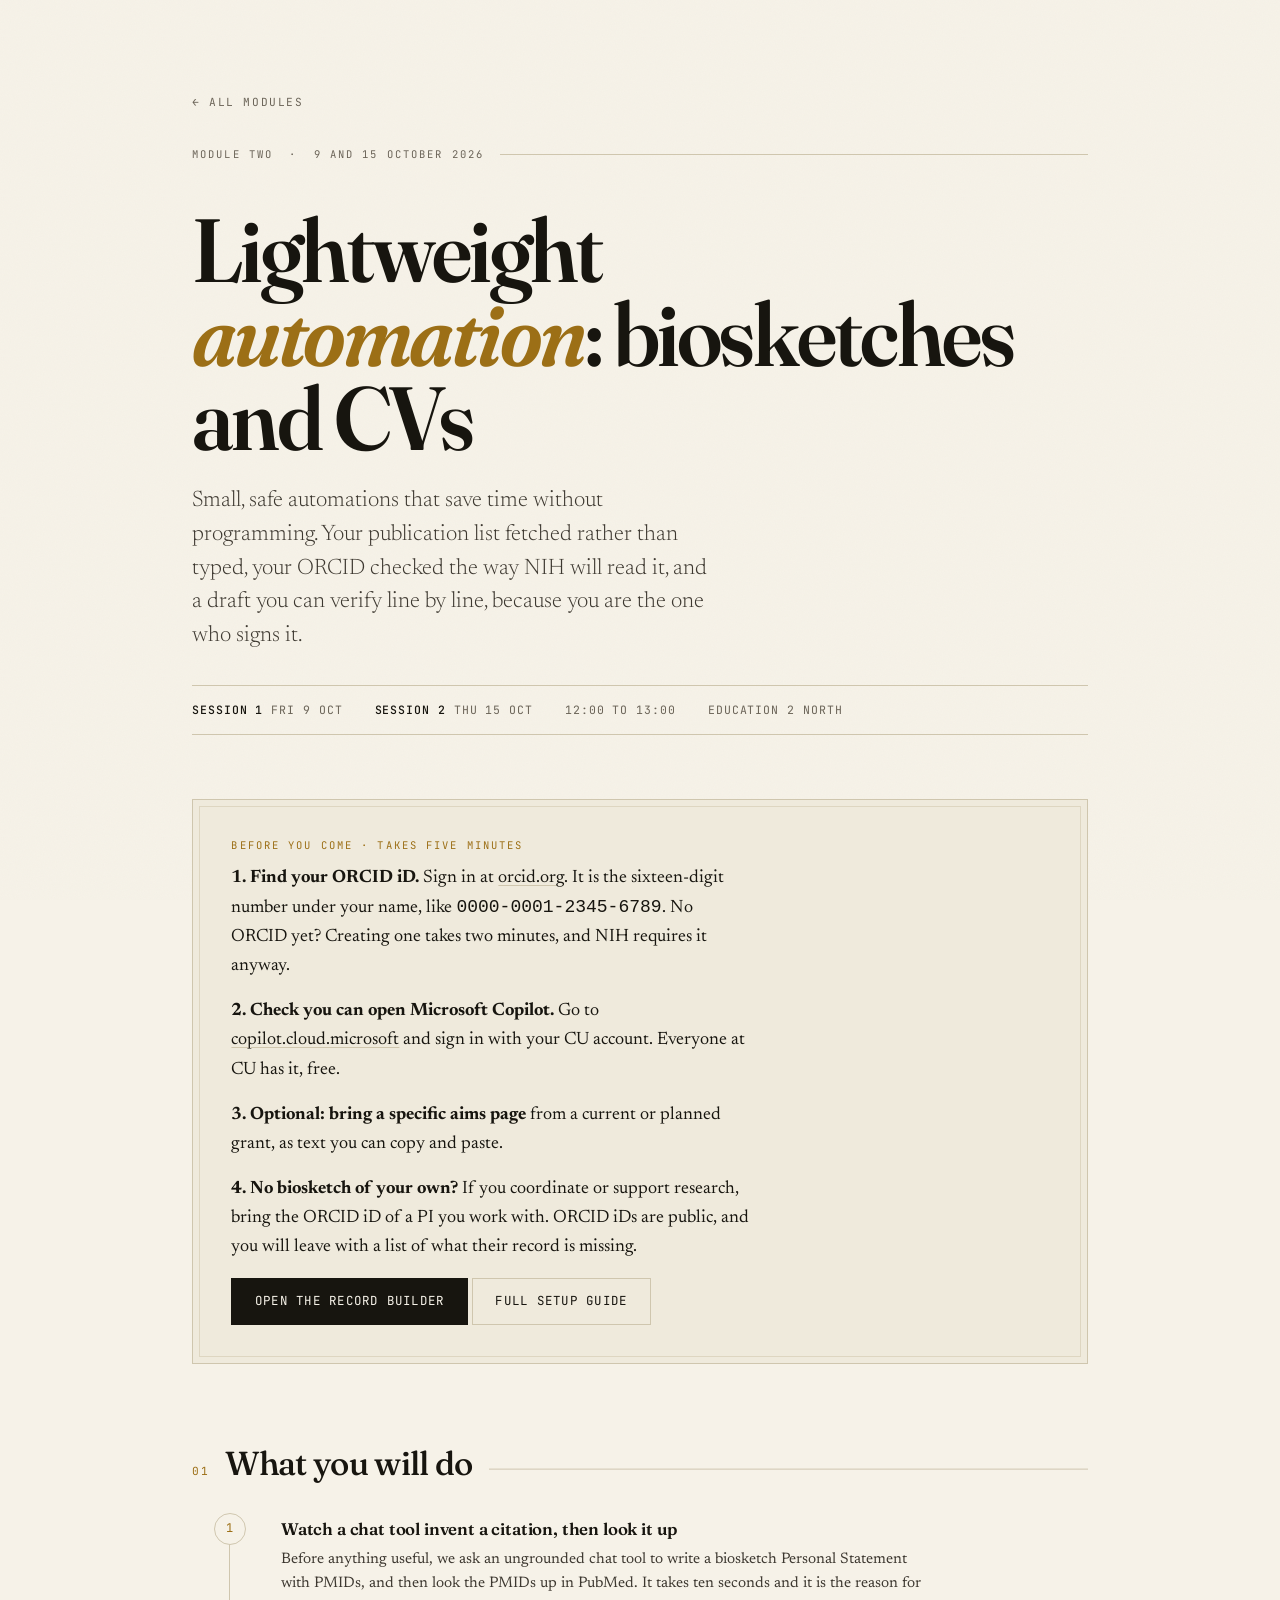
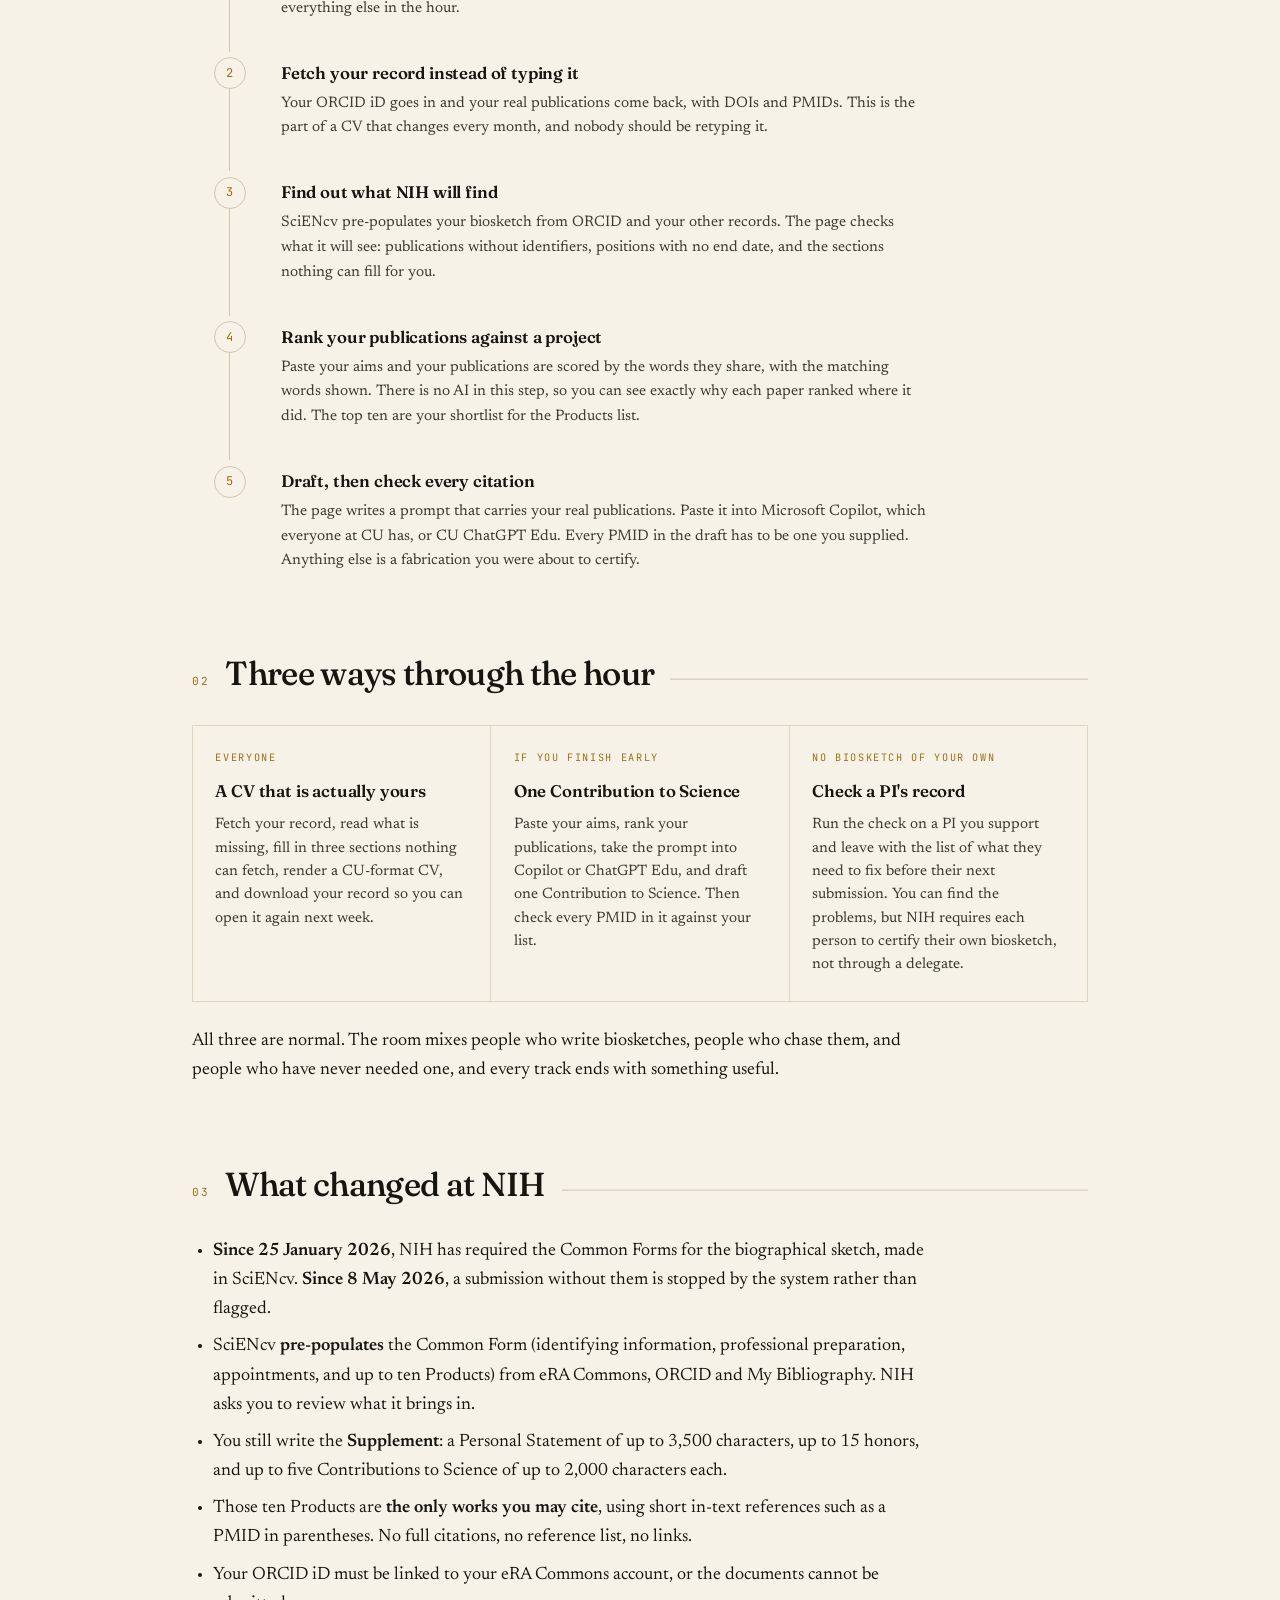
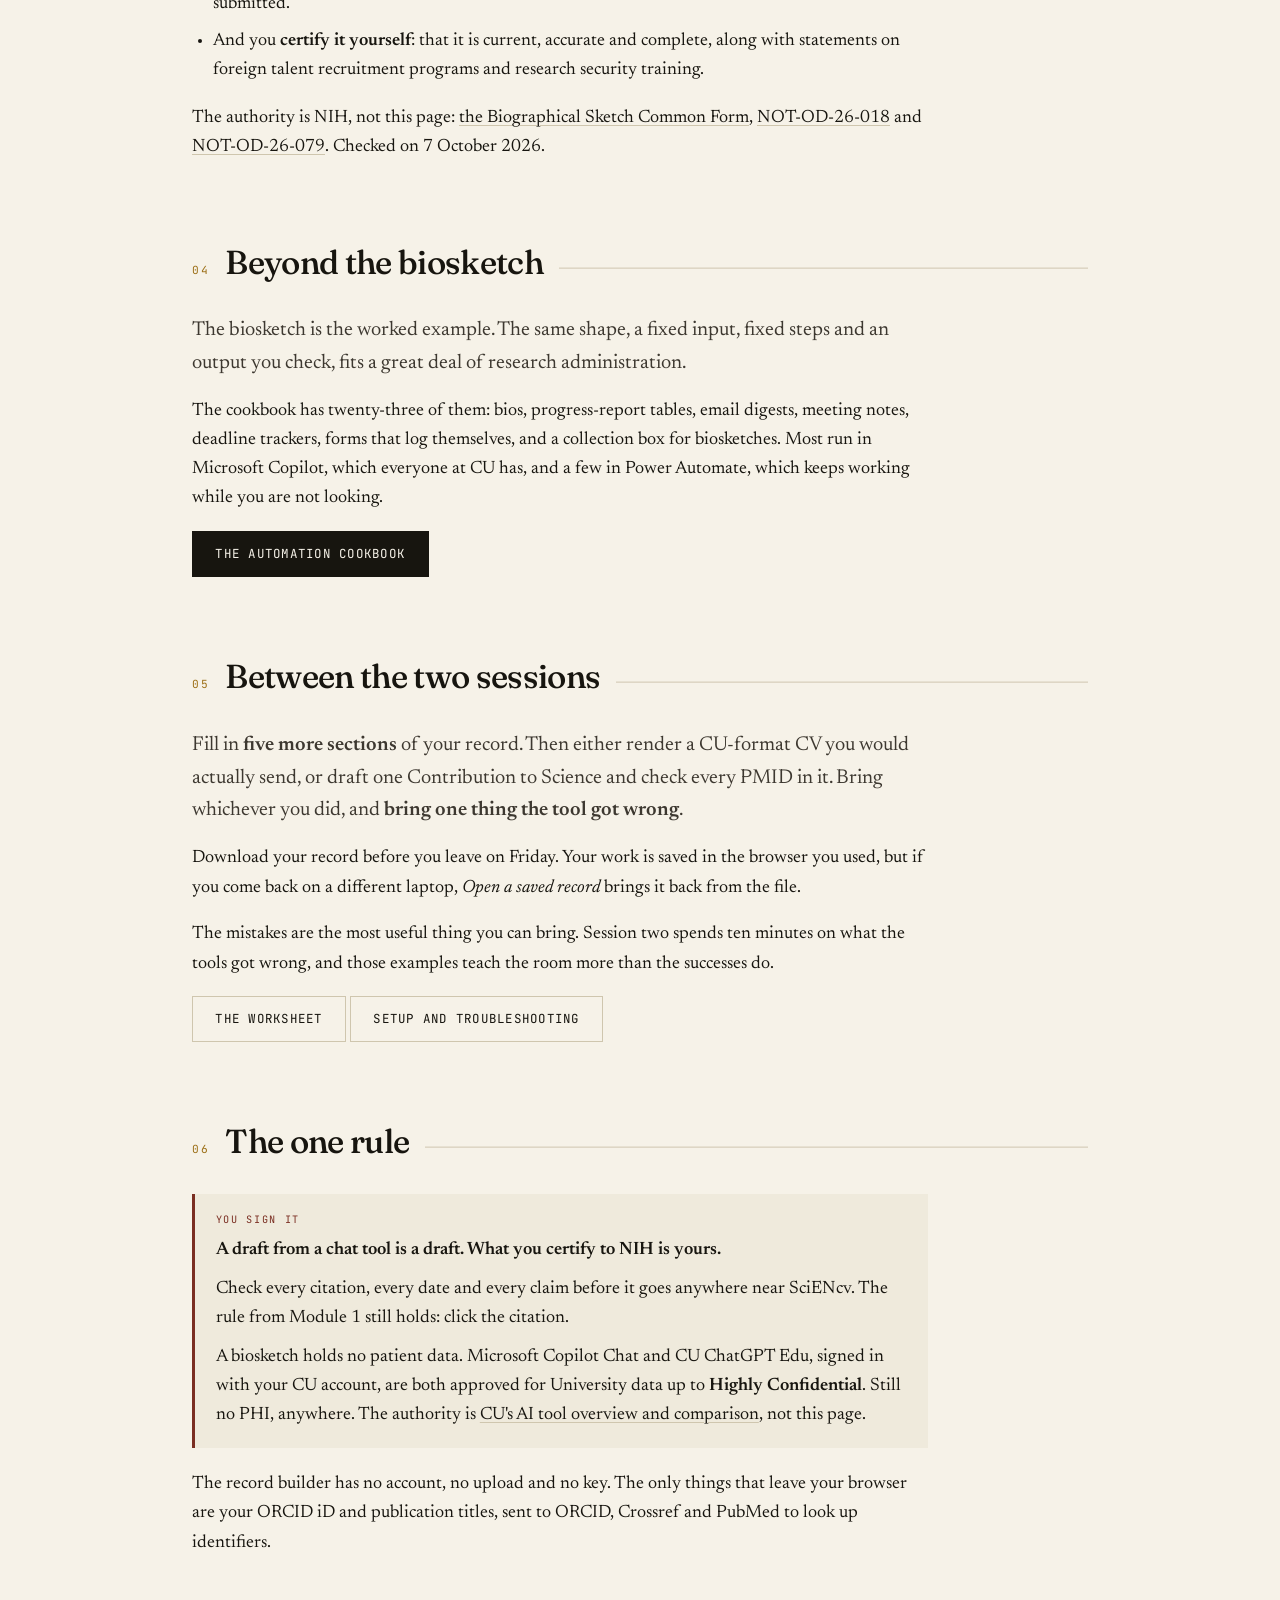
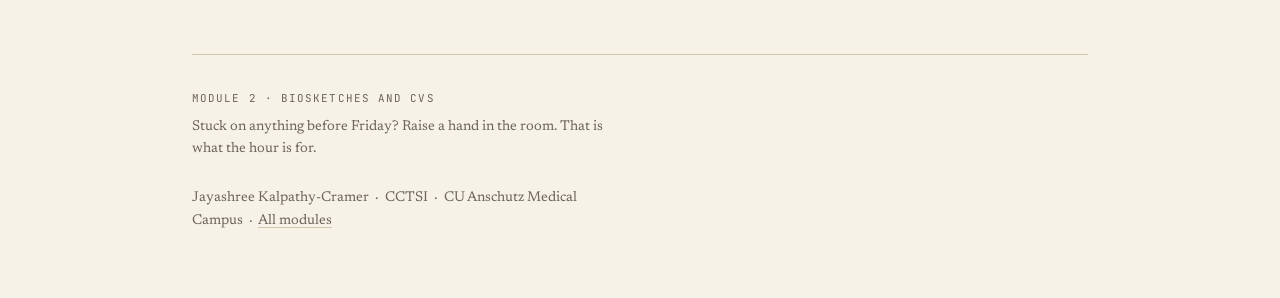
<file: module-2.html>
<!doctype html>
<html lang="en">
<head>
<meta charset="utf-8">
<meta name="viewport" content="width=device-width,initial-scale=1">
<title>Module 2 · Biosketches and CVs · Hands-On AI for Research</title>
<meta name="description" content="Lightweight automation for NIH biosketches and CVs. What to do before you come, the record builder, and the worksheet.">
<link rel="stylesheet" href="assets/style.css">
</head>
<body>
<div class="wrap">

  <header class="mast">
    <a class="back" href="index.html">&larr; All modules</a>
    <p class="mast-rule rise">Module Two &nbsp;·&nbsp; 9 and 15 October 2026</p>
    <h1 class="rise">Lightweight <em>automation</em>: biosketches and CVs</h1>
    <p class="standfirst rise">Small, safe automations that save time without programming. Your
      publication list fetched rather than typed, your ORCID checked the way NIH will read it, and
      a draft you can verify line by line, because you are the one who signs it.</p>
    <div class="meta-strip rise">
      <span><b>Session 1</b> Fri 9 Oct</span>
      <span><b>Session 2</b> Thu 15 Oct</span>
      <span>12:00 to 13:00</span>
      <span>Education 2 North</span>
    </div>
  </header>

  <section class="hero-cta rise">
    <p class="kicker">Before you come · takes five minutes</p>
    <p><strong>1. Find your ORCID iD.</strong> Sign in at <a href="https://orcid.org">orcid.org</a>.
      It is the sixteen-digit number under your name, like <code>0000-0001-2345-6789</code>. No ORCID
      yet? Creating one takes two minutes, and NIH requires it anyway.</p>
    <p><strong>2. Check you can open Microsoft Copilot.</strong> Go to
      <a href="https://copilot.cloud.microsoft">copilot.cloud.microsoft</a> and sign in with your CU
      account. Everyone at CU has it, free.</p>
    <p><strong>3. Optional: bring a specific aims page</strong> from a current or planned grant,
      as text you can copy and paste.</p>
    <p><strong>4. No biosketch of your own?</strong> If you coordinate or support research, bring the
      ORCID iD of a PI you work with. ORCID iDs are public, and you will leave with a list of what
      their record is missing.</p>
    <p><a class="btn" href="module-2-biosketch/record.html">Open the record builder</a>
       <a class="btn ghost" href="module-2-biosketch/getting-started.md">Full setup guide</a></p>
  </section>

  <section class="sec">
    <div class="sec-head"><span class="sec-num">01</span><h2>What you will do</h2></div>
    <div class="prose wide">
      <ol class="steps">
        <li><h3>Watch a chat tool invent a citation, then look it up</h3>
          <p>Before anything useful, we ask an ungrounded chat tool to write a biosketch Personal
            Statement with PMIDs, and then look the PMIDs up in PubMed. It takes ten seconds and it
            is the reason for everything else in the hour.</p></li>
        <li><h3>Fetch your record instead of typing it</h3>
          <p>Your ORCID iD goes in and your real publications come back, with DOIs and PMIDs. This
            is the part of a CV that changes every month, and nobody should be retyping it.</p></li>
        <li><h3>Find out what NIH will find</h3>
          <p>SciENcv pre-populates your biosketch from ORCID and your other records. The page checks
            what it will see: publications without identifiers, positions with no end date, and the
            sections nothing can fill for you.</p></li>
        <li><h3>Rank your publications against a project</h3>
          <p>Paste your aims and your publications are scored by the words they share, with the
            matching words shown. There is no AI in this step, so you can see exactly why each paper
            ranked where it did. The top ten are your shortlist for the Products list.</p></li>
        <li><h3>Draft, then check every citation</h3>
          <p>The page writes a prompt that carries your real publications. Paste it into Microsoft
            Copilot, which everyone at CU has, or CU ChatGPT Edu. Every PMID in the draft has to be
            one you supplied.
            Anything else is a fabrication you were about to certify.</p></li>
      </ol>
    </div>
  </section>

  <section class="sec">
    <div class="sec-head"><span class="sec-num">02</span><h2>Three ways through the hour</h2></div>
    <div class="grid">
      <div class="card">
        <span class="c-n">Everyone</span>
        <h3>A CV that is actually yours</h3>
        <p>Fetch your record, read what is missing, fill in three sections nothing can fetch, render
          a CU-format CV, and download your record so you can open it again next week.</p>
      </div>
      <div class="card">
        <span class="c-n">If you finish early</span>
        <h3>One Contribution to Science</h3>
        <p>Paste your aims, rank your publications, take the prompt into Copilot or ChatGPT Edu, and
          draft one Contribution to Science. Then check every PMID in it against your list.</p>
      </div>
      <div class="card">
        <span class="c-n">No biosketch of your own</span>
        <h3>Check a PI's record</h3>
        <p>Run the check on a PI you support and leave with the list of what they need to fix
          before their next submission. You can find the problems, but NIH requires each person to
          certify their own biosketch, not through a delegate.</p>
      </div>
    </div>
    <div class="prose wide" style="margin-top:1.6rem">
      <p>All three are normal. The room mixes people who write biosketches, people who chase them,
        and people who have never needed one, and every track ends with something useful.</p>
    </div>
  </section>

  <section class="sec">
    <div class="sec-head"><span class="sec-num">03</span><h2>What changed at NIH</h2></div>
    <div class="prose wide">
      <ul>
        <li><strong>Since 25 January 2026</strong>, NIH has required the Common Forms for the
          biographical sketch, made in SciENcv. <strong>Since 8 May 2026</strong>, a submission
          without them is stopped by the system rather than flagged.</li>
        <li>SciENcv <strong>pre-populates</strong> the Common Form (identifying information,
          professional preparation, appointments, and up to ten Products) from eRA Commons, ORCID
          and My Bibliography. NIH asks you to review what it brings in.</li>
        <li>You still write the <strong>Supplement</strong>: a Personal Statement of up to 3,500
          characters, up to 15 honors, and up to five Contributions to Science of up to 2,000
          characters each.</li>
        <li>Those ten Products are <strong>the only works you may cite</strong>, using short
          in-text references such as a PMID in parentheses. No full citations, no reference list,
          no links.</li>
        <li>Your ORCID iD must be linked to your eRA Commons account, or the documents cannot be
          submitted.</li>
        <li>And you <strong>certify it yourself</strong>: that it is current, accurate and complete,
          along with statements on foreign talent recruitment programs and research security
          training.</li>
      </ul>
      <p>The authority is NIH, not this page:
        <a href="https://grants.nih.gov/grants-process/write-application/forms-directory/biographical-sketch-common-form">the Biographical Sketch Common Form</a>,
        <a href="https://grants.nih.gov/grants/guide/notice-files/NOT-OD-26-018.html">NOT-OD-26-018</a> and
        <a href="https://grants.nih.gov/grants/guide/notice-files/NOT-OD-26-079.html">NOT-OD-26-079</a>.
        Checked on 7 October 2026.</p>
    </div>
  </section>

  <section class="sec">
    <div class="sec-head"><span class="sec-num">04</span><h2>Beyond the biosketch</h2></div>
    <div class="prose wide">
      <p class="lead">The biosketch is the worked example. The same shape, a fixed input, fixed steps
        and an output you check, fits a great deal of research administration.</p>
      <p>The cookbook has twenty-three of them: bios, progress-report tables, email digests, meeting
        notes, deadline trackers, forms that log themselves, and a collection box for biosketches.
        Most run in Microsoft Copilot, which everyone at CU has, and a few in Power Automate, which
        keeps working while you are not looking.</p>
      <p><a class="btn" href="module-2-automations.html">The automation cookbook</a></p>
    </div>
  </section>

  <section class="sec">
    <div class="sec-head"><span class="sec-num">05</span><h2>Between the two sessions</h2></div>
    <div class="prose wide">
      <p class="lead">Fill in <strong>five more sections</strong> of your record. Then either render a
        CU-format CV you would actually send, or draft one Contribution to Science and check every
        PMID in it. Bring whichever you did, and <strong>bring one thing the tool got
        wrong</strong>.</p>
      <p>Download your record before you leave on Friday. Your work is saved in the browser you used,
        but if you come back on a different laptop, <em>Open a saved record</em> brings it back from
        the file.</p>
      <p>The mistakes are the most useful thing you can bring. Session two spends ten minutes on what
        the tools got wrong, and those examples teach the room more than the successes do.</p>
      <p><a class="btn ghost" href="module-2-biosketch/worksheet.md">The worksheet</a>
         <a class="btn ghost" href="module-2-biosketch/getting-started.md">Setup and troubleshooting</a></p>
    </div>
  </section>

  <section class="sec">
    <div class="sec-head"><span class="sec-num">06</span><h2>The one rule</h2></div>
    <div class="prose wide">
      <div class="rulebox">
        <span class="lbl">You sign it</span>
        <p><strong>A draft from a chat tool is a draft. What you certify to NIH is yours.</strong></p>
        <p>Check every citation, every date and every claim before it goes anywhere near SciENcv.
          The rule from Module 1 still holds: click the citation.</p>
        <p>A biosketch holds no patient data. Microsoft Copilot Chat and CU ChatGPT Edu, signed in
          with your CU account, are both approved for University data up to <strong>Highly
          Confidential</strong>. Still no PHI, anywhere. The authority is
          <a href="https://www.cuanschutz.edu/offices/iss/artificial-intelligence/ai-tool-overview-and-comparison">CU's AI tool overview and comparison</a>,
          not this page.</p>
      </div>
      <p>The record builder has no account, no upload and no key. The only things that leave your
        browser are your ORCID iD and publication titles, sent to ORCID, Crossref and PubMed to look
        up identifiers.</p>
    </div>
  </section>

  <footer>
    <p class="fmono">Module 2 · Biosketches and CVs</p>
    <p>Stuck on anything before Friday? Raise a hand in the room. That is what the hour is for.</p>
    <p style="margin-top:1.6rem">Jayashree Kalpathy-Cramer &nbsp;·&nbsp; CCTSI &nbsp;·&nbsp;
      CU Anschutz Medical Campus &nbsp;·&nbsp; <a href="index.html">All modules</a></p>
  </footer>

</div>
</body>
</html>
</file>
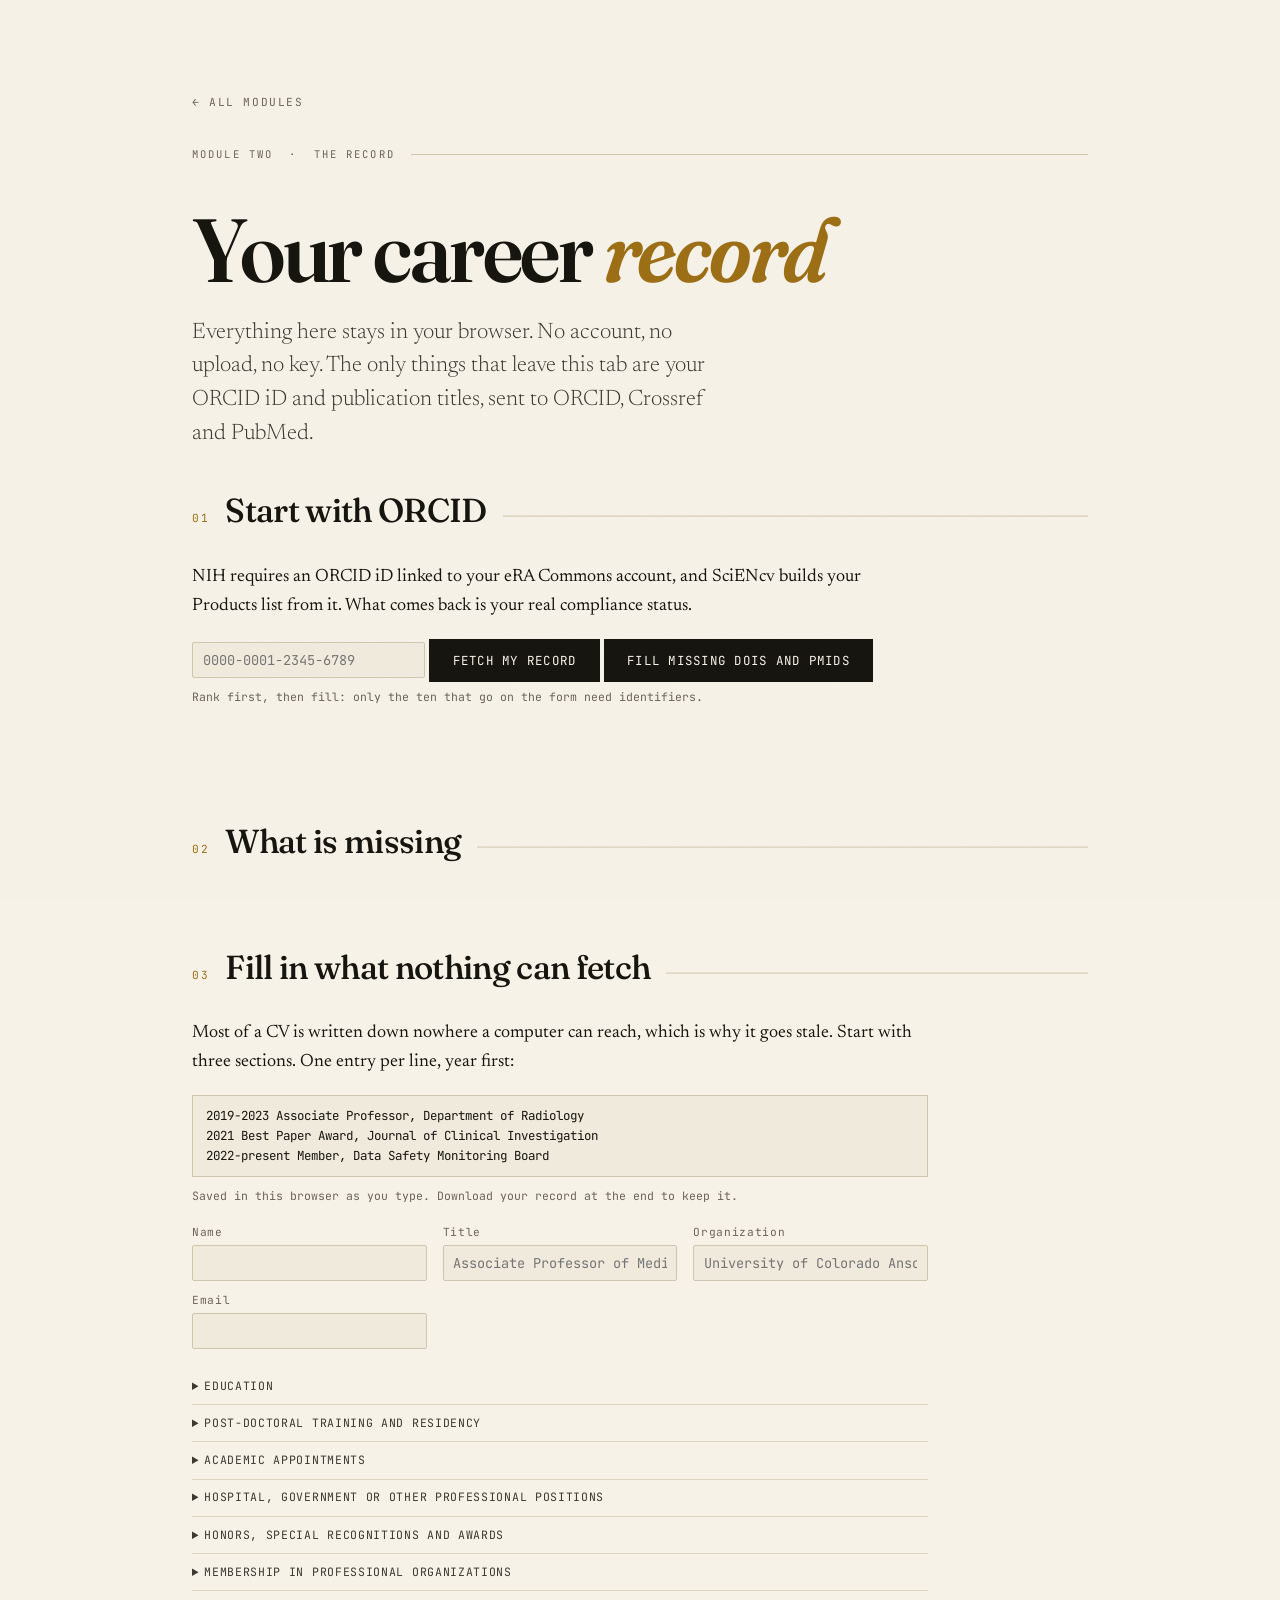
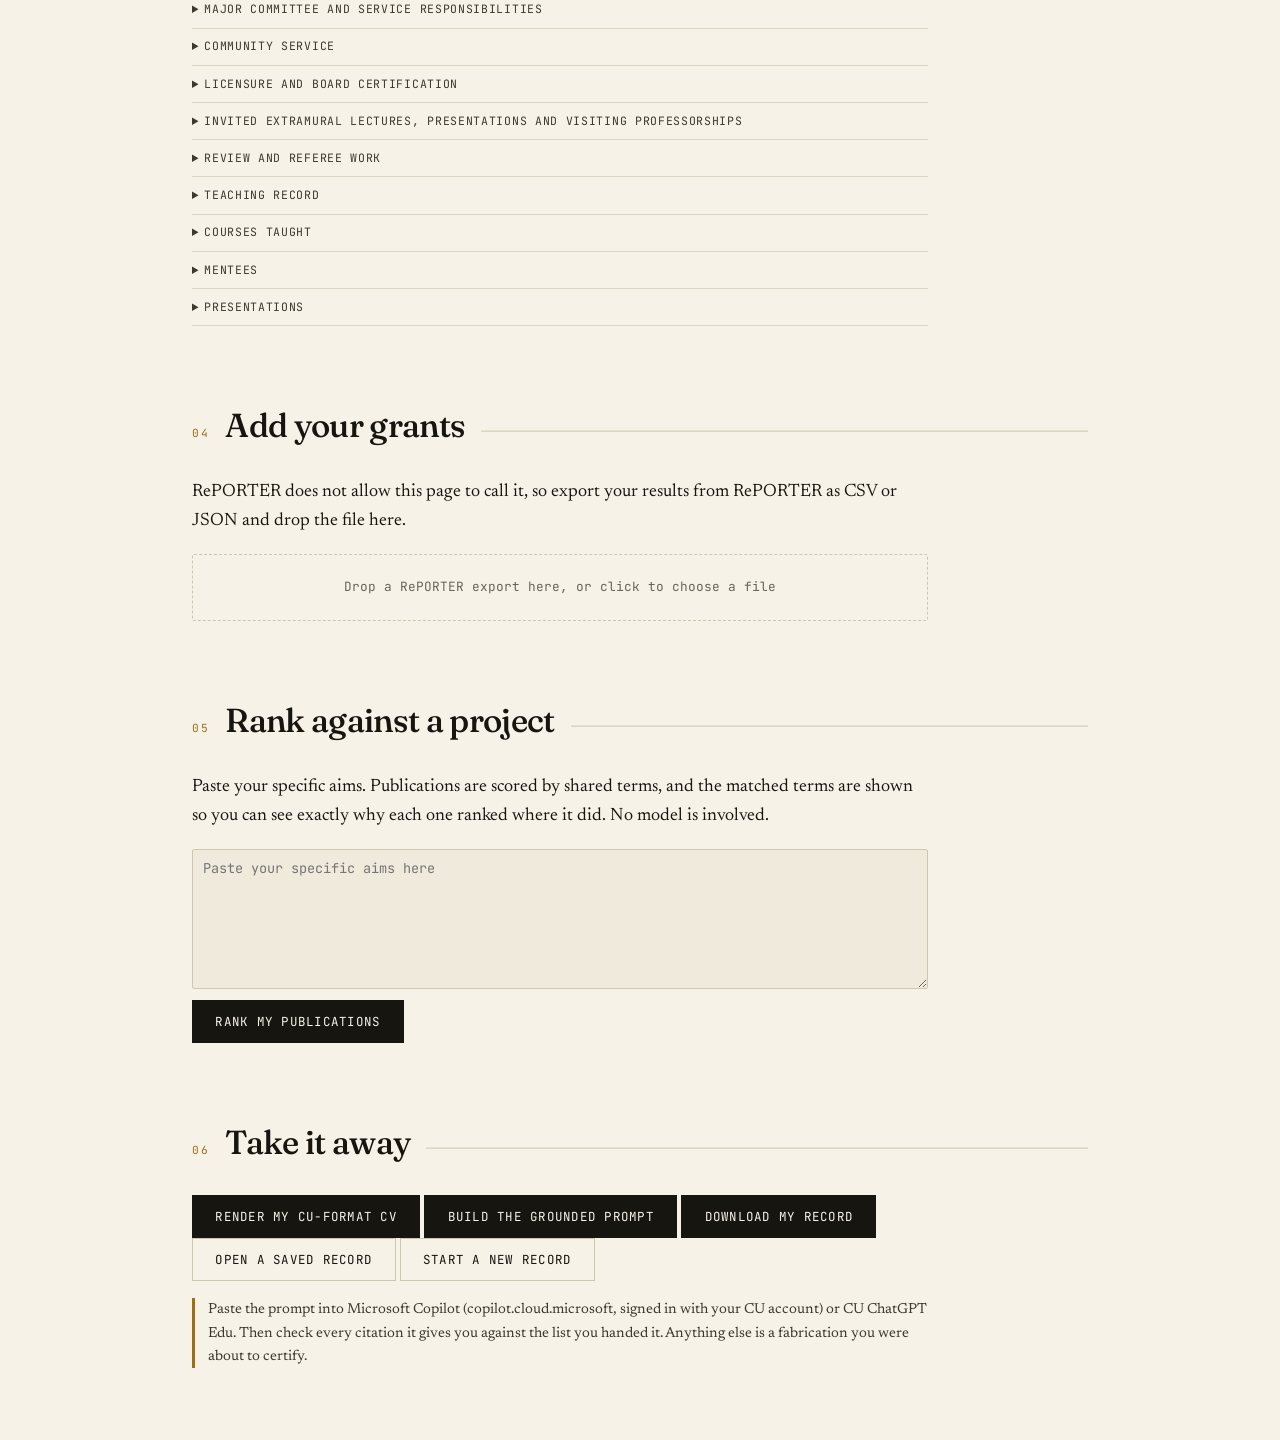
<file: module-2-biosketch/record.html>
<!doctype html>
<html lang="en">
<head>
<meta charset="utf-8">
<meta name="viewport" content="width=device-width,initial-scale=1">
<title>Career record &middot; Module 2 &middot; Hands-On AI for Research</title>
<meta name="description" content="Build your career record from ORCID, see what SciENcv is missing, and get a grounded prompt for the NIH Biosketch Supplement.">
<link rel="stylesheet" href="../assets/style.css">
</head>
<body>
<div class="wrap">

  <header class="mast">
    <a class="back" href="../index.html">&larr; All modules</a>
    <p class="mast-rule">Module Two &nbsp;·&nbsp; The record</p>
    <h1>Your career <em>record</em></h1>
    <p class="standfirst">Everything here stays in your browser. No account, no upload, no key.
      The only things that leave this tab are your ORCID iD and publication titles, sent to
      ORCID, Crossref and PubMed.</p>
  </header>

  <section class="sec">
    <div class="sec-head"><span class="sec-num">01</span><h2>Start with ORCID</h2></div>
    <div class="prose wide">
      <p>NIH requires an ORCID iD linked to your eRA Commons account, and SciENcv builds your
        Products list from it. What comes back is your real compliance status.</p>
      <p>
        <input id="orcid" class="fld" type="text" inputmode="text" placeholder="0000-0001-2345-6789" size="22" aria-label="ORCID iD">
        <button id="fetch" class="btn" type="button">Fetch my record</button>
        <button id="enrich" class="btn" type="button">Fill missing DOIs and PMIDs</button>
        <span class="cv-note-inline">Rank first, then fill: only the ten that go on the form need identifiers.</span>
      </p>
      <p id="status" class="cv-status" role="status" aria-live="polite"></p>
    </div>
  </section>

  <section class="sec">
    <div class="sec-head"><span class="sec-num">02</span><h2>What is missing</h2></div>
    <div class="prose wide"><div id="diagnosis"></div></div>
  </section>

  <section class="sec">
    <div class="sec-head"><span class="sec-num">03</span><h2>Fill in what nothing can fetch</h2></div>
    <div class="prose wide">
      <p>Most of a CV is written down nowhere a computer can reach, which is why it goes stale.
        Start with three sections. One entry per line, year first:</p>
      <pre class="cv-example">2019-2023 Associate Professor, Department of Radiology
2021 Best Paper Award, Journal of Clinical Investigation
2022-present Member, Data Safety Monitoring Board</pre>
      <p class="cv-note-inline">Saved in this browser as you type. Download your record at the end to keep it.</p>
      <div class="cv-about">
        <label>Name <input id="id-name" class="fld" type="text" autocomplete="name"></label>
        <label>Title <input id="id-title" class="fld" type="text" placeholder="Associate Professor of Medicine"></label>
        <label>Organization <input id="id-org" class="fld" type="text" placeholder="University of Colorado Anschutz Medical Campus"></label>
        <label>Email <input id="id-email" class="fld" type="email" autocomplete="email"></label>
      </div>
      <div id="sections"></div>
    </div>
  </section>

  <section class="sec">
    <div class="sec-head"><span class="sec-num">04</span><h2>Add your grants</h2></div>
    <div class="prose wide">
      <p>RePORTER does not allow this page to call it, so export your results from RePORTER as
        CSV or JSON and drop the file here.</p>
      <div id="drop" class="cv-drop" tabindex="0" role="button" aria-label="Drop a RePORTER export">
        Drop a RePORTER export here, or click to choose a file
      </div>
      <input id="file" type="file" accept=".csv,.json,text/csv,application/json" hidden>
    </div>
  </section>

  <section class="sec">
    <div class="sec-head"><span class="sec-num">05</span><h2>Rank against a project</h2></div>
    <div class="prose wide">
      <p>Paste your specific aims. Publications are scored by shared terms, and the matched terms
        are shown so you can see exactly why each one ranked where it did. No model is involved.</p>
      <textarea id="aims" class="fld" rows="6" placeholder="Paste your specific aims here" aria-label="Specific aims"></textarea>
      <p><button id="rank" class="btn" type="button">Rank my publications</button></p>
      <div id="ranked"></div>
    </div>
  </section>

  <section class="sec">
    <div class="sec-head"><span class="sec-num">06</span><h2>Take it away</h2></div>
    <div class="prose wide">
      <p>
        <button id="mkcv" class="btn" type="button">Render my CU-format CV</button>
        <button id="mkprompt" class="btn" type="button">Build the grounded prompt</button>
        <button id="save" class="btn" type="button">Download my record</button>
        <button id="open" class="btn ghost" type="button">Open a saved record</button>
        <button id="reset" class="btn ghost" type="button">Start a new record</button>
        <input id="recfile" type="file" accept=".json,application/json" hidden>
      </p>
      <p class="cv-note">Paste the prompt into Microsoft Copilot (copilot.cloud.microsoft, signed in
        with your CU account) or CU ChatGPT Edu. Then
        check every citation it gives you against the list you handed it. Anything else is a
        fabrication you were about to certify.</p>
      <div id="out"></div>
    </div>
  </section>

</div>
<script type="module" src="js/app.js"></script>
</body>
</html>
</file>
<file: assets/style.css>
/* Hands-On AI for Research  ·  CCTSI, CU Anschutz
   Editorial scientific press: paper ground, ink text, printerly gold. */

@import url('https://fonts.googleapis.com/css2?family=Fraunces:ital,opsz,wght@0,9..144,300..900;1,9..144,300..900&family=Newsreader:ital,opsz,wght@0,6..72,200..800;1,6..72,200..800&family=JetBrains+Mono:wght@400;500;700&display=swap');

:root{
  --paper:#F6F2E8;
  --paper-2:#EFEADC;
  --paper-3:#E6DFCC;
  --ink:#17150F;
  --ink-2:#3D3830;
  --ink-3:#6B6458;
  --rule:#CFC6AE;
  --rule-soft:#DED6C1;
  --gold:#9C6F16;
  --gold-bright:#C08A1E;
  --oxblood:#7A2E22;
  --moss:#3F5240;

  --serif:'Newsreader',Georgia,'Times New Roman',serif;
  --display:'Fraunces',Georgia,serif;
  --mono:'JetBrains Mono',ui-monospace,'SF Mono',Menlo,monospace;

  --measure:34rem;
  --gut:clamp(1.25rem,4vw,3rem);
}

@media (prefers-color-scheme:dark){
  :root{
    --paper:#141310; --paper-2:#1C1A16; --paper-3:#26231D;
    --ink:#F2EDE0; --ink-2:#CFC7B6; --ink-3:#968D7C;
    --rule:#3A352C; --rule-soft:#2C2822;
    --gold:#D9A73E; --gold-bright:#EFC163;
    --oxblood:#C98072; --moss:#8FA98C;
  }
}

*,*::before,*::after{box-sizing:border-box}
html{-webkit-text-size-adjust:100%}
body{
  margin:0; background:var(--paper); color:var(--ink);
  font-family:var(--serif); font-size:clamp(1rem,.95rem + .25vw,1.125rem);
  font-optical-sizing:auto; line-height:1.62;
  text-rendering:optimizeLegibility;
}
/* paper grain */
body::before{
  content:''; position:fixed; inset:0; pointer-events:none; z-index:0; opacity:.5;
  background-image:url("data:image/svg+xml,%3Csvg xmlns='http://www.w3.org/2000/svg' width='160' height='160'%3E%3Cfilter id='n'%3E%3CfeTurbulence type='fractalNoise' baseFrequency='.85' numOctaves='4'/%3E%3C/filter%3E%3Crect width='160' height='160' filter='url(%23n)' opacity='.055'/%3E%3C/svg%3E");
  mix-blend-mode:multiply;
}
@media (prefers-color-scheme:dark){ body::before{mix-blend-mode:screen;opacity:.3} }

.wrap{position:relative; z-index:1; max-width:62rem; margin:0 auto; padding:0 var(--gut)}

a{color:inherit; text-decoration-color:var(--rule); text-underline-offset:.18em; text-decoration-thickness:1px}
a:hover{text-decoration-color:var(--gold)}

/* ── masthead ─────────────────────────────────────── */
.mast{padding:clamp(2.5rem,7vw,5.5rem) 0 0}
.mast-rule{display:flex;align-items:center;gap:1rem;font-family:var(--mono);
  font-size:.66rem;letter-spacing:.2em;text-transform:uppercase;color:var(--ink-3)}
.mast-rule::after{content:'';flex:1;height:1px;background:var(--rule)}
.mast h1{
  font-family:var(--display); font-weight:600; font-variation-settings:'SOFT' 20,'WONK' 1;
  font-size:clamp(2.6rem,1.4rem + 5.4vw,5.6rem); line-height:.94;
  letter-spacing:-.028em; margin:.5em 0 .28em; max-width:15ch;
}
.mast h1 em{font-style:italic; font-variation-settings:'SOFT' 60,'WONK' 1; color:var(--gold)}
.standfirst{font-size:clamp(1.1rem,1rem + .5vw,1.4rem); line-height:1.5; color:var(--ink-2);
  max-width:44ch; margin:0 0 2rem; font-weight:300}

.meta-strip{display:flex;flex-wrap:wrap;gap:.5rem 2rem;font-family:var(--mono);font-size:.72rem;
  letter-spacing:.08em;color:var(--ink-3);text-transform:uppercase;
  border-top:1px solid var(--rule);border-bottom:1px solid var(--rule);padding:.9rem 0;margin-bottom:clamp(2rem,6vw,4rem)}
.meta-strip b{color:var(--ink);font-weight:500}

/* ── callout: the one thing ───────────────────────── */
.hero-cta{
  position:relative; background:var(--paper-2); border:1px solid var(--rule);
  padding:clamp(1.4rem,4vw,2.4rem); margin:0 0 clamp(2.5rem,7vw,4.5rem);
}
.hero-cta::after{content:'';position:absolute;inset:6px;border:1px solid var(--rule-soft);pointer-events:none}
.hero-cta .kicker{font-family:var(--mono);font-size:.66rem;letter-spacing:.2em;text-transform:uppercase;line-height:1.5;
  color:var(--gold);margin:0 0 .6rem}
.hero-cta p{margin:0 0 1rem;max-width:52ch}
.hero-cta p:last-child{margin-bottom:0}

.btn{display:inline-block;font-family:var(--mono);font-size:.78rem;letter-spacing:.1em;
  text-transform:uppercase;text-decoration:none;background:var(--ink);color:var(--paper);
  padding:.75rem 1.4rem;border:1px solid var(--ink);transition:background .2s,color .2s,transform .2s}
.btn:hover{background:var(--gold);border-color:var(--gold);color:#fff;transform:translateY(-2px)}
.btn.ghost{background:transparent;color:var(--ink);border-color:var(--rule)}
.btn.ghost:hover{border-color:var(--gold);color:var(--gold);background:transparent}

/* ── section headings ─────────────────────────────── */
.sec{margin:0 0 clamp(2.5rem,7vw,4.5rem)}
.sec-head{display:flex;align-items:baseline;gap:1rem;margin:0 0 1.6rem}
.sec-head h2{font-family:var(--display);font-weight:500;font-variation-settings:'SOFT' 20;
  font-size:clamp(1.5rem,1.2rem + 1.1vw,2.1rem);letter-spacing:-.02em;margin:0}
.sec-head::after{content:'';flex:1;height:1px;background:var(--rule);transform:translateY(-.3em)}
.sec-num{font-family:var(--mono);font-size:.7rem;color:var(--gold);letter-spacing:.15em}

/* ── module index ─────────────────────────────────── */
.index{list-style:none;margin:0;padding:0;border-top:1px solid var(--rule)}
.index li{border-bottom:1px solid var(--rule-soft)}
.index a,.index .row{display:grid;grid-template-columns:3.4rem 1fr auto;gap:clamp(.8rem,2vw,1.6rem);
  align-items:baseline;padding:1.3rem .4rem;text-decoration:none;transition:background .25s,padding .25s}
.index a:hover{background:var(--paper-2);padding-left:.9rem}
.index .n{font-family:var(--display);font-weight:400;font-size:2rem;line-height:1;
  color:var(--rule);font-variation-settings:'SOFT' 0;transition:color .25s}
.index a:hover .n{color:var(--gold)}
.index .t{font-family:var(--display);font-weight:500;font-size:clamp(1.05rem,1rem + .35vw,1.28rem);
  line-height:1.25;letter-spacing:-.012em}
.index .d{font-family:var(--mono);font-size:.68rem;color:var(--ink-3);letter-spacing:.06em;
  white-space:nowrap;text-align:right}
.index .sub{display:block;font-family:var(--serif);font-weight:300;font-size:.92rem;
  color:var(--ink-3);margin-top:.3rem;max-width:52ch;line-height:1.5}
.chip{display:inline-block;font-family:var(--mono);font-size:.6rem;letter-spacing:.14em;
  text-transform:uppercase;padding:.2em .55em;border:1px solid var(--rule);color:var(--ink-3);
  margin-left:.6rem;vertical-align:.14em}
.chip.now{border-color:var(--gold);color:var(--gold);background:color-mix(in srgb,var(--gold) 8%,transparent)}

/* ── prose ────────────────────────────────────────── */
.prose{max-width:var(--measure)}
.prose.wide{max-width:46rem}
.prose h3{font-family:var(--display);font-weight:600;font-size:1.15rem;letter-spacing:-.01em;
  margin:2.2rem 0 .5rem}
.prose p{margin:0 0 1.1rem}
.prose ul,.prose ol{margin:0 0 1.2rem;padding-left:1.3rem}
.prose li{margin:0 0 .5rem}
.prose strong{font-weight:600}
.lead{font-size:1.12em;color:var(--ink-2)}

/* ── two-up cards ─────────────────────────────────── */
.grid{display:grid;gap:1px;background:var(--rule-soft);border:1px solid var(--rule-soft);
  grid-template-columns:repeat(auto-fit,minmax(15rem,1fr))}
.card{background:var(--paper);padding:1.5rem 1.4rem}
.card h3{font-family:var(--display);font-weight:600;font-size:1.05rem;margin:0 0 .5rem;letter-spacing:-.01em}
.card .c-n{font-family:var(--mono);font-size:.64rem;letter-spacing:.16em;text-transform:uppercase;
  color:var(--gold);display:block;margin-bottom:.7rem}
.card p{margin:0 0 .7rem;font-size:.94rem;color:var(--ink-2);line-height:1.55}
.card p:last-child{margin-bottom:0}
.card .cnt{font-family:var(--mono);font-size:.68rem;color:var(--ink-3)}

/* ── rule box ─────────────────────────────────────── */
.rulebox{border-left:3px solid var(--oxblood);background:var(--paper-2);padding:1.1rem 1.3rem;margin:0 0 1.4rem}
.rulebox p{margin:0 0 .6rem}
.rulebox p:last-child{margin:0}
.rulebox .lbl{font-family:var(--mono);font-size:.64rem;letter-spacing:.16em;text-transform:uppercase;
  color:var(--oxblood);display:block;margin-bottom:.5rem}

/* ── steps ────────────────────────────────────────── */
.steps{list-style:none;counter-reset:s;margin:0;padding:0}
.steps li{counter-increment:s;position:relative;padding:0 0 1.4rem 3.2rem;border-left:1px solid var(--rule);
  margin-left:1rem}
.steps li:last-child{border-left-color:transparent;padding-bottom:0}
.steps li::before{content:counter(s);position:absolute;left:-1rem;top:-.15rem;width:2rem;height:2rem;
  display:grid;place-items:center;background:var(--paper);border:1px solid var(--rule);
  border-radius:50%;font-family:var(--mono);font-size:.75rem;color:var(--gold)}
.steps h3{margin:0 0 .3rem;font-family:var(--display);font-weight:600;font-size:1.05rem}
.steps p{margin:0 0 .5rem;font-size:.95rem;color:var(--ink-2)}

/* ── footer ───────────────────────────────────────── */
footer{border-top:1px solid var(--rule);margin-top:clamp(3rem,8vw,6rem);
  padding:2.2rem 0 3.5rem;font-size:.88rem;color:var(--ink-3)}
footer p{margin:0 0 .5rem;max-width:52ch}
footer .fmono{font-family:var(--mono);font-size:.68rem;letter-spacing:.1em;text-transform:uppercase}

/* ── back link ────────────────────────────────────── */
.back{display:inline-block;font-family:var(--mono);font-size:.7rem;letter-spacing:.14em;
  text-transform:uppercase;color:var(--ink-3);text-decoration:none;margin-bottom:1.5rem}
.back:hover{color:var(--gold)}

/* ── entrance ─────────────────────────────────────── */
@media (prefers-reduced-motion:no-preference){
  .rise{animation:rise .7s cubic-bezier(.2,.7,.3,1) both}
  .rise:nth-child(1){animation-delay:.04s} .rise:nth-child(2){animation-delay:.1s}
  .rise:nth-child(3){animation-delay:.16s} .rise:nth-child(4){animation-delay:.22s}
  .rise:nth-child(5){animation-delay:.28s} .rise:nth-child(6){animation-delay:.34s}
  @keyframes rise{from{opacity:0;transform:translateY(14px)}to{opacity:1;transform:none}}
}

@media (max-width:34rem){
  .index a,.index .row{grid-template-columns:2.4rem 1fr;row-gap:.4rem}
  .index .d{grid-column:2;text-align:left}
  .index .n{font-size:1.5rem}
}

@media print{
  body::before{display:none} body{background:#fff;color:#000;font-size:11pt}
  .btn,.back{display:none} .index a{padding:.5rem 0}
}

/* ── record builder ───────────────────────────────── */
.fld{font-family:var(--mono);font-size:.85rem;background:var(--paper-2);color:var(--ink);
  border:1px solid var(--rule);padding:.5rem .6rem;border-radius:2px;max-width:100%}
textarea.fld{width:100%;line-height:1.5}
.cv-status{font-family:var(--mono);font-size:.78rem;color:var(--ink-3);min-height:1.4em}
.cv-ok{color:var(--moss)} .cv-bad{color:var(--oxblood)}
.cv-find{border-left:3px solid var(--rule);padding:.5rem .8rem;margin:.6rem 0;background:var(--paper-2)}
.cv-find.cv-blocker{border-left-color:var(--oxblood)}
.cv-find.cv-warn{border-left-color:var(--gold)}
.cv-find.cv-info{border-left-color:var(--rule)}
.cv-find strong{font-family:var(--mono);font-size:.68rem;letter-spacing:.12em;color:var(--ink-3)}
.cv-drop{border:1px dashed var(--rule);padding:1.4rem;text-align:center;cursor:pointer;
  font-family:var(--mono);font-size:.8rem;color:var(--ink-3);border-radius:2px}
.cv-drop.over{border-color:var(--gold);color:var(--ink)}
.cv-rank{display:flex;gap:.7rem;align-items:baseline;padding:.35rem 0;border-bottom:1px solid var(--rule-soft)}
.cv-score{font-family:var(--mono);font-size:.8rem;color:var(--gold);min-width:1.6em}
.cv-rank .cv-t{flex:1}
.cv-matched{font-family:var(--mono);font-size:.7rem;color:var(--ink-3)}
.cv-cut{border:0;border-top:2px solid var(--oxblood);margin:.4rem 0}
.cv-render{background:var(--paper-2);border:1px solid var(--rule);padding:1.4rem;margin-top:1rem}
.cv-render h1{font-family:var(--display);font-size:1.6rem;margin:0 0 .2rem}
.cv-render h2{font-family:var(--mono);font-size:.7rem;letter-spacing:.14em;color:var(--ink-3);
  border-bottom:1px solid var(--rule);padding-bottom:.3rem;margin:1.4rem 0 .5rem}
.cv-render ul{list-style:none;padding:0;margin:0}
.cv-render li{padding:.22rem 0;font-size:.92rem}
.cv-y,.cv-id{font-family:var(--mono);font-size:.74rem;color:var(--ink-3)}
.cv-j{font-style:italic;color:var(--ink-2)}
.cv-empty{color:var(--ink-3);font-style:italic}
.cv-prompt{margin-top:1rem}
.cv-note-inline{font-family:var(--mono);font-size:.72rem;color:var(--ink-3);display:block;margin-top:.4rem}
.cv-note{font-size:.9rem;color:var(--ink-2);border-left:3px solid var(--gold);padding-left:.8rem}
@media(max-width:34rem){.cv-rank{flex-wrap:wrap}}
.cv-find details{margin-top:.3rem}
.cv-find summary{font-family:var(--mono);font-size:.72rem;letter-spacing:.06em;color:var(--gold);
  cursor:pointer;padding:.2rem 0}
.cv-find summary:hover{color:var(--gold-bright)}
.cv-find ul{margin:.4rem 0 0;padding-left:1.1rem}
.cv-find li{font-size:.88rem;padding:.1rem 0}
.cv-example{font-family:var(--mono);font-size:.78rem;background:var(--paper-2);border:1px solid var(--rule);
  padding:.6rem .8rem;white-space:pre-wrap;overflow-wrap:anywhere;margin:.6rem 0}
.cv-about{display:grid;grid-template-columns:repeat(auto-fit,minmax(13rem,1fr));gap:.6rem 1rem;margin:1rem 0 1.2rem}
.cv-about label{font-family:var(--mono);font-size:.7rem;letter-spacing:.06em;color:var(--ink-3);
  display:flex;flex-direction:column;gap:.25rem}
.cv-about .fld{width:100%}
.cv-sec{border-bottom:1px solid var(--rule-soft);padding:.3rem 0}
.cv-sec summary{font-family:var(--mono);font-size:.72rem;letter-spacing:.06em;color:var(--ink-2);
  cursor:pointer;padding:.25rem 0}
.cv-sec summary:hover,.cv-sec[open] summary{color:var(--gold)}
.cv-count{color:var(--moss)}
.cv-sec textarea{margin:.4rem 0 .7rem}
/* automation cookbook */
.who{width:100%;border-collapse:collapse;font-size:.9rem;margin:0 0 1rem}
.who th,.who td{text-align:left;vertical-align:top;padding:.55rem .6rem;border-bottom:1px solid var(--rule-soft)}
.who th{font-family:var(--mono);font-size:.62rem;letter-spacing:.12em;text-transform:uppercase;color:var(--ink-3);font-weight:500}
.who td:first-child{font-weight:600;min-width:9rem}
.toc{columns:2 15rem;column-gap:2rem;font-size:.92rem;padding-left:1.2rem;margin:0 0 1rem}
.toc li{margin:0 0 .35rem;break-inside:avoid}
.recipes{display:grid;gap:1.1rem}
.recipe{border:1px solid var(--rule);background:var(--paper);padding:1.2rem 1.3rem;scroll-margin-top:1rem}
.recipe header{display:flex;flex-wrap:wrap;align-items:baseline;gap:.35rem .7rem;margin-bottom:.5rem}
.recipe h3{font-family:var(--display);font-weight:600;font-size:1.08rem;margin:0;letter-spacing:-.01em;flex:1 1 14rem}
.r-n{font-family:var(--mono);font-size:.72rem;color:var(--gold)}
.tool{display:inline-block;white-space:nowrap;font-family:var(--mono);font-size:.6rem;letter-spacing:.1em;text-transform:uppercase;border:1px solid currentColor;
  padding:.15rem .45rem;border-radius:2px}
.t-free{color:var(--moss)} .t-paid{color:var(--gold)} .t-edu{color:var(--ink-2)} .t-google{color:var(--oxblood)} .t-flow{color:var(--ink-3)}
.r-chore{color:var(--ink-2);font-size:.95rem;margin:0 0 .7rem}
.r-flow{display:grid;grid-template-columns:auto 1fr;gap:.3rem .8rem;margin:0 0 .8rem;font-size:.9rem}
.r-flow dt{font-family:var(--mono);font-size:.62rem;letter-spacing:.12em;text-transform:uppercase;color:var(--ink-3);padding-top:.22rem}
.r-flow dd{margin:0}
.r-steps{margin:0 0 .8rem;padding-left:1.25rem;font-size:.92rem}
.r-steps li{margin:0 0 .3rem}
.r-prompt{margin:0 0 .8rem}
.r-bar{display:flex;justify-content:space-between;align-items:center;margin-bottom:.3rem}
.r-bar span{font-family:var(--mono);font-size:.62rem;letter-spacing:.12em;text-transform:uppercase;color:var(--ink-3)}
.r-bar .copy{font-family:var(--mono);font-size:.62rem;letter-spacing:.1em;text-transform:uppercase;background:transparent;
  color:var(--ink-2);border:1px solid var(--rule);padding:.2rem .55rem;cursor:pointer;border-radius:2px}
.r-bar .copy:hover{color:var(--gold);border-color:var(--gold)}
.r-prompt pre{font-family:var(--mono);font-size:.78rem;line-height:1.5;background:var(--paper-2);border:1px solid var(--rule);
  padding:.75rem .9rem;margin:0;white-space:pre-wrap;overflow-wrap:anywhere}
.r-check{font-size:.92rem;border-left:3px solid var(--moss);padding-left:.7rem;margin:0}
.r-check b{font-family:var(--mono);font-size:.62rem;letter-spacing:.12em;text-transform:uppercase;color:var(--moss);margin-right:.3rem}
@media(max-width:34rem){.who td:first-child{min-width:0}.recipe{padding:1rem}}
@media(max-width:34rem){
  .who thead{display:none}
  .who tr{display:block;padding:.7rem 0;border-bottom:1px solid var(--rule-soft)}
  .who td{display:block;border:0;padding:.15rem 0}
  .who td:last-child{color:var(--ink-3);font-size:.85rem}
}
</file>
